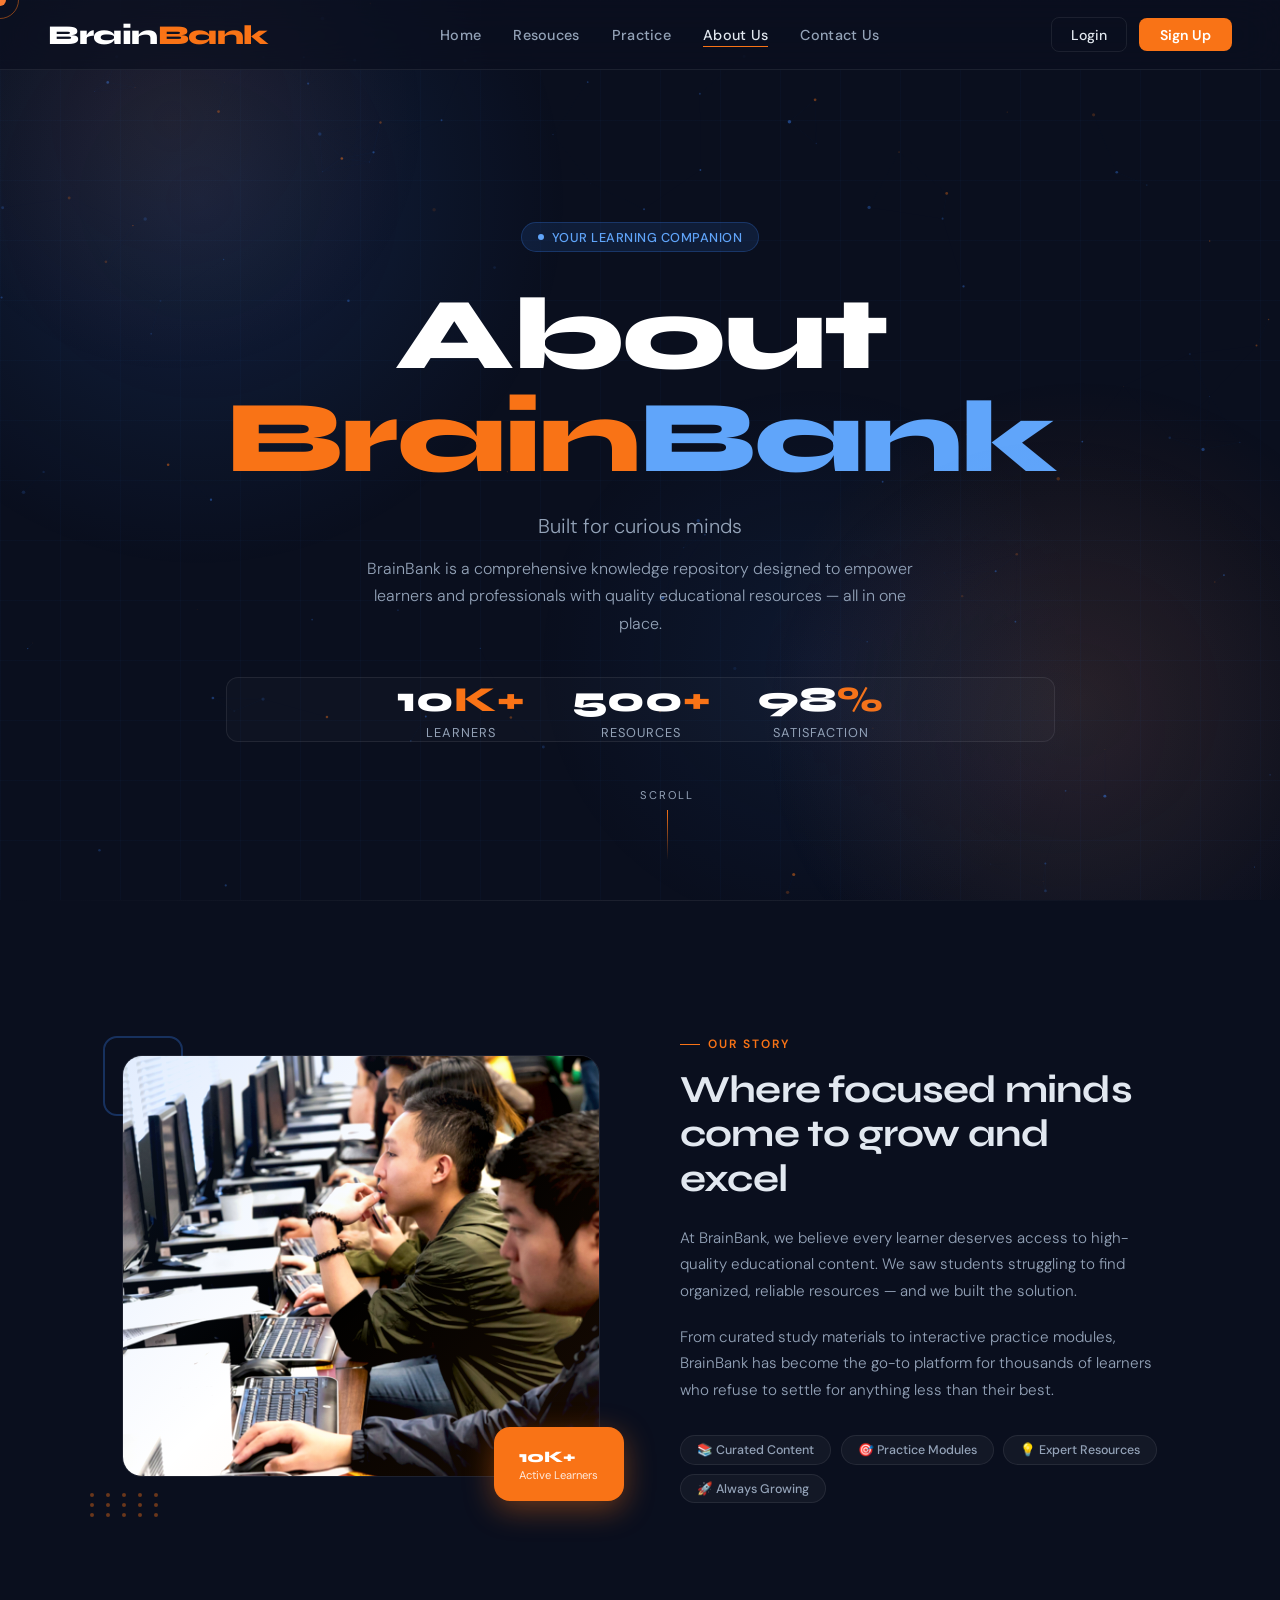
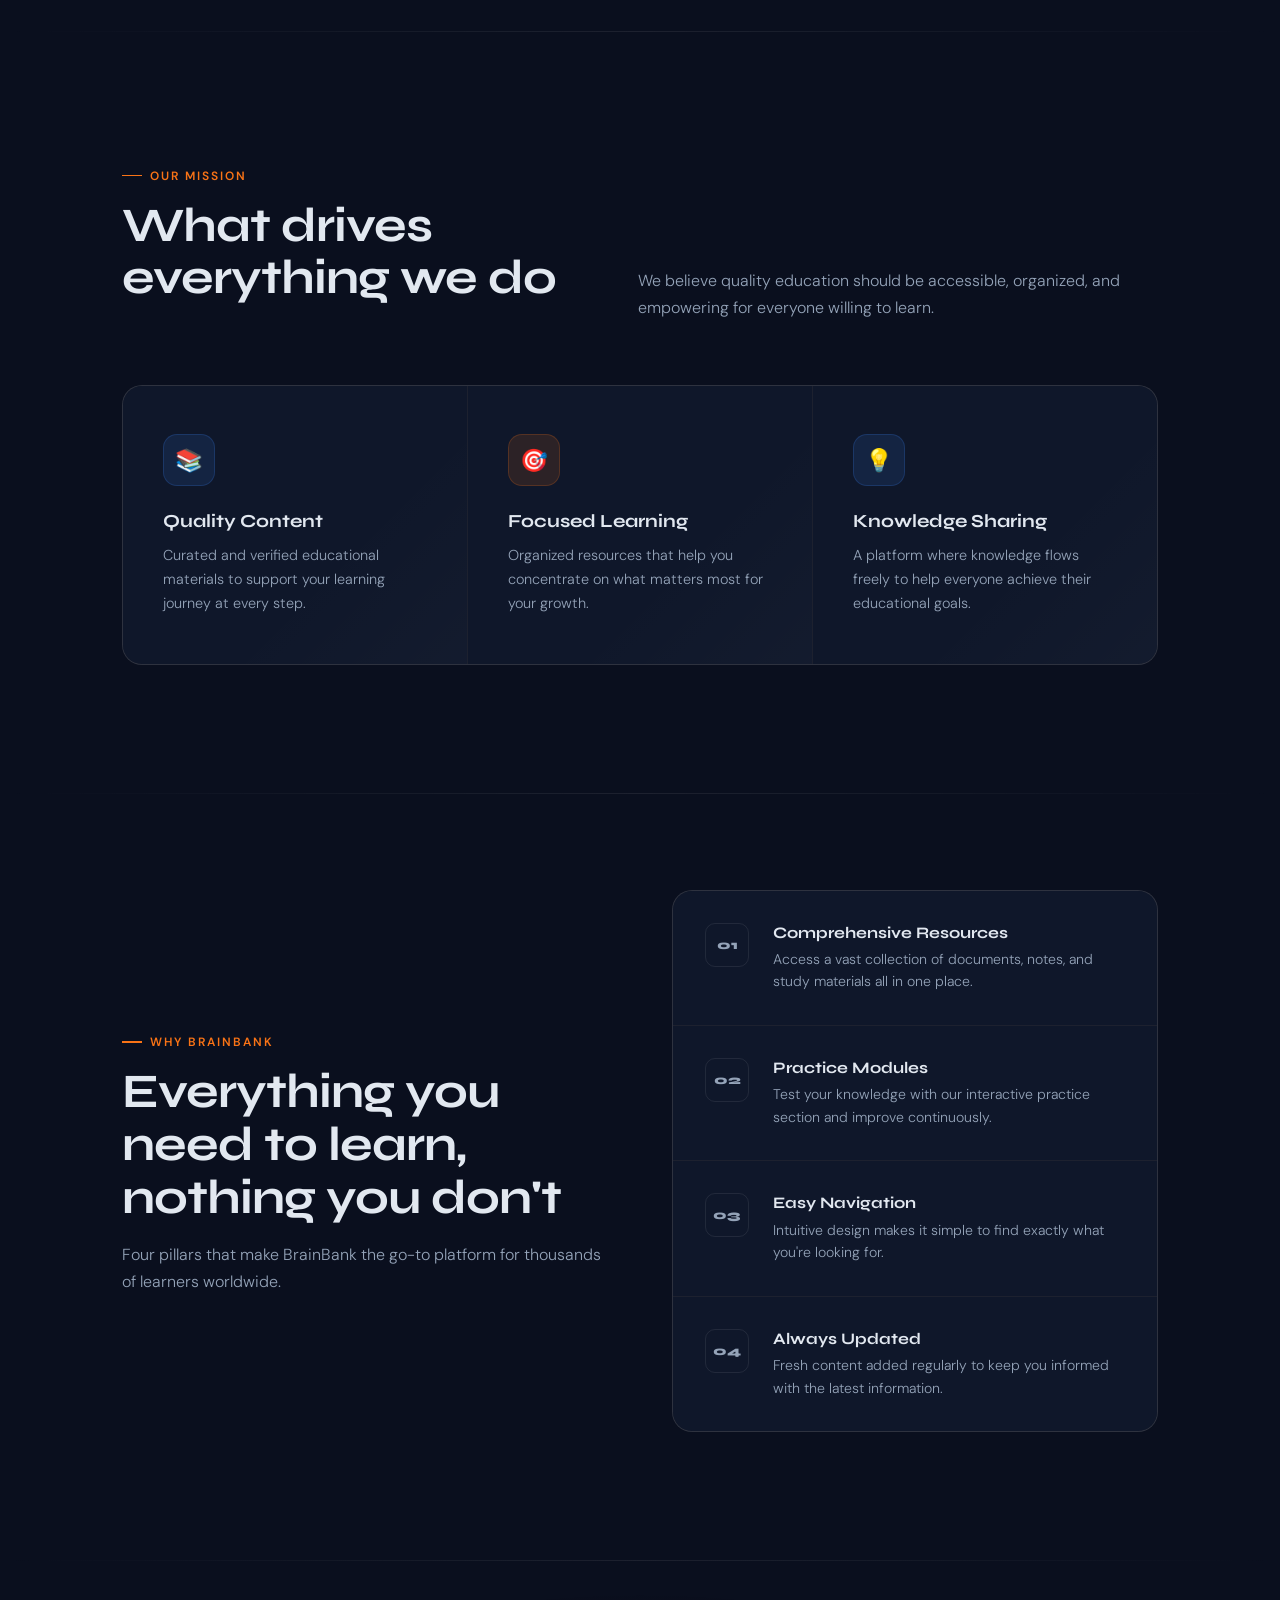
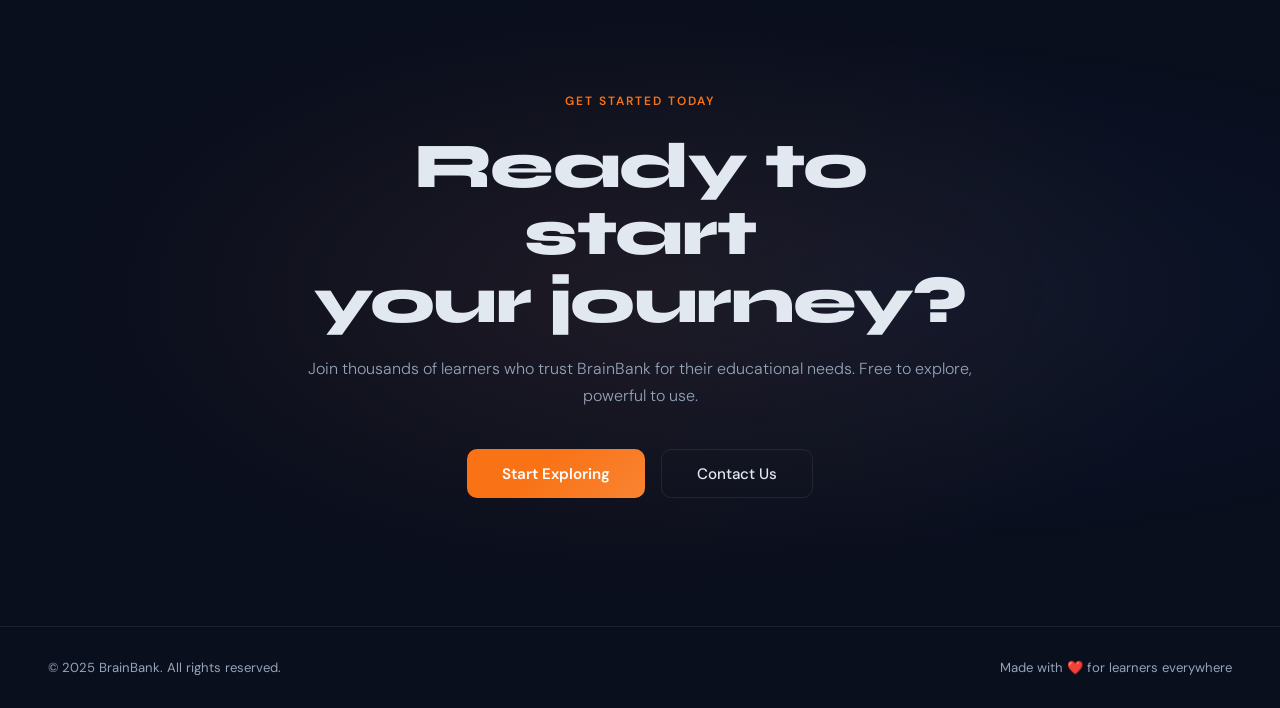
<file: html/aboutPage.html>
<!DOCTYPE html>
<html lang="en">

<head>
    <meta charset="UTF-8">
    <meta name="viewport" content="width=device-width, initial-scale=1.0">
    <title>About Us - BrainBank</title>
    <link
        href="https://fonts.googleapis.com/css2?family=Syne:wght@400;600;700;800&family=DM+Sans:ital,wght@0,300;0,400;0,500;1,300&display=swap"
        rel="stylesheet">
    <link rel="stylesheet" href="../css/style.css">
    <link rel="stylesheet" href="../css/aboutPage.css">
</head>

<body>
    <div class="cursor" id="cursor"></div>
    <div class="cursor-ring" id="cursorRing"></div>
    <div class="mesh-bg">
        <div class="mesh-blob"></div>
    </div>
    <div class="grid-overlay"></div>
    <canvas id="bg-canvas"></canvas>

    <div class="page-wrapper">

        <nav class="navbar" id="navbar">
            <h1 class="headText"><a href="./index.html">Brain<span class="bank">Bank</span></a></h1>
            <div class="nav-pages">
                <ul>
                    <li><a href="./index.html">Home</a></li>
                    <li><a href="./resourcepage.html">Resouces</a></li>
                    <li><a href="./practisePage.html">Practice</a></li>
                    <li><a href="./aboutPage.html" class="active">About Us</a></li>
                    <li><a href="./contactPage.html">Contact Us</a></li>
                </ul>
            </div>
            <div class="nav-actions">
                <button class="btn-login">Login</button>
                <button class="btn-signup">Sign Up</button>
            </div>
        </nav>

        <section class="hero">
            <div class="hero-content">
                <div class="hero-badge"><span class="badge-dot"></span> Your Learning Companion</div>
                <h1 class="hero-title">About<br><span class="hl-orange">Brain</span><span class="hl-blue">Bank</span>
                </h1>
                <p class="hero-subtitle">Built for curious minds</p>
                <p class="hero-description">BrainBank is a comprehensive knowledge repository designed to empower
                    learners and professionals with quality educational resources — all in one place.</p>
                <div class="hero-stats">
                    <div class="stat">
                        <div class="stat-num">10<span>K+</span></div>
                        <div class="stat-label">Learners</div>
                    </div>
                    <div class="stat">
                        <div class="stat-num">500<span>+</span></div>
                        <div class="stat-label">Resources</div>
                    </div>
                    <div class="stat">
                        <div class="stat-num">98<span>%</span></div>
                        <div class="stat-label">Satisfaction</div>
                    </div>
                </div>
            </div>
            <div class="scroll-indicator">
                <span class="scroll-text">Scroll</span>
                <div class="scroll-line"></div>
            </div>
        </section>

        <div class="divider"></div>

        <!-- STORY SECTION WITH IMAGE -->
        <section class="story-section">
            <div class="container">
                <div class="story-grid">
                    <div class="story-image-wrap reveal">
                        <div class="story-accent"></div>
                        <div class="story-image-frame">
                            <img src="../assets/images/aboutUs.png">
                        </div>
                        <div class="story-badge">
                            10K+<span>Active Learners</span>
                        </div>
                        <div class="story-dots">
                            <span></span><span></span><span></span><span></span><span></span>
                            <span></span><span></span><span></span><span></span><span></span>
                            <span></span><span></span><span></span><span></span><span></span>
                        </div>
                    </div>
                    <div class="story-content reveal">
                        <div class="section-label">Our Story</div>
                        <h2>Where focused minds come to grow and excel</h2>
                        <p>At BrainBank, we believe every learner deserves access to high-quality educational content.
                            We saw students struggling to find organized, reliable resources — and we built the
                            solution.</p>
                        <p>From curated study materials to interactive practice modules, BrainBank has become the go-to
                            platform for thousands of learners who refuse to settle for anything less than their best.
                        </p>
                        <div class="story-tags">
                            <span class="story-tag">📚 Curated Content</span>
                            <span class="story-tag">🎯 Practice Modules</span>
                            <span class="story-tag">💡 Expert Resources</span>
                            <span class="story-tag">🚀 Always Growing</span>
                        </div>
                    </div>
                </div>
            </div>
        </section>

        <div class="divider"></div>

        <section class="mission-section">
            <div class="container">
                <div class="mission-top reveal">
                    <div>
                        <div class="section-label">Our Mission</div>
                        <h2 class="section-head">What drives<br>everything we do</h2>
                    </div>
                    <p class="section-sub">We believe quality education should be accessible, organized, and empowering
                        for everyone willing to learn.</p>
                </div>
                <div class="mission-grid reveal">
                    <div class="mission-card">
                        <div class="card-glow"></div>
                        <div class="card-icon icon-blue">📚</div>
                        <h3>Quality Content</h3>
                        <p>Curated and verified educational materials to support your learning journey at every step.
                        </p>
                    </div>
                    <div class="mission-card">
                        <div class="card-glow"></div>
                        <div class="card-icon icon-orange">🎯</div>
                        <h3>Focused Learning</h3>
                        <p>Organized resources that help you concentrate on what matters most for your growth.</p>
                    </div>
                    <div class="mission-card">
                        <div class="card-glow"></div>
                        <div class="card-icon icon-blue">💡</div>
                        <h3>Knowledge Sharing</h3>
                        <p>A platform where knowledge flows freely to help everyone achieve their educational goals.</p>
                    </div>
                </div>
            </div>
        </section>

        <div class="divider"></div>

        <section class="features-section">
            <div class="container">
                <div class="features-layout">
                    <div class="features-left reveal">
                        <div class="section-label">Why BrainBank</div>
                        <h2 class="section-head">Everything you need to learn, nothing you don't</h2>
                        <p class="section-sub" style="margin-top:1rem;">Four pillars that make BrainBank the go-to
                            platform for thousands of learners worldwide.</p>
                    </div>
                    <div class="features-right reveal">
                        <div class="feature-item">
                            <div class="feature-num-box">01</div>
                            <div>
                                <h3>Comprehensive Resources</h3>
                                <p>Access a vast collection of documents, notes, and study materials all in one place.
                                </p>
                            </div>
                        </div>
                        <div class="feature-item">
                            <div class="feature-num-box">02</div>
                            <div>
                                <h3>Practice Modules</h3>
                                <p>Test your knowledge with our interactive practice section and improve continuously.
                                </p>
                            </div>
                        </div>
                        <div class="feature-item">
                            <div class="feature-num-box">03</div>
                            <div>
                                <h3>Easy Navigation</h3>
                                <p>Intuitive design makes it simple to find exactly what you're looking for.</p>
                            </div>
                        </div>
                        <div class="feature-item">
                            <div class="feature-num-box">04</div>
                            <div>
                                <h3>Always Updated</h3>
                                <p>Fresh content added regularly to keep you informed with the latest information.</p>
                            </div>
                        </div>
                    </div>
                </div>
            </div>
        </section>

        <div class="divider"></div>

        <section class="cta-section">
            <div class="cta-inner reveal">
                <div class="cta-tag">Get Started Today</div>
                <h2 class="cta-title">Ready to start<br>your journey?</h2>
                <p class="cta-desc">Join thousands of learners who trust BrainBank for their educational needs. Free to
                    explore, powerful to use.</p>
                <div class="cta-buttons">
                    <button class="cta-primary">Start Exploring</button>
                    <button class="cta-secondary">Contact Us</button>
                </div>
            </div>
        </section>

        <footer>
            <p>© 2025 BrainBank. All rights reserved.</p>
            <p>Made with ❤️ for learners everywhere</p>
        </footer>
    </div>

    <script src="../js/about.js"></script>
    <script src="../js/cursor.js"></script>
</body>

</html>
</file>
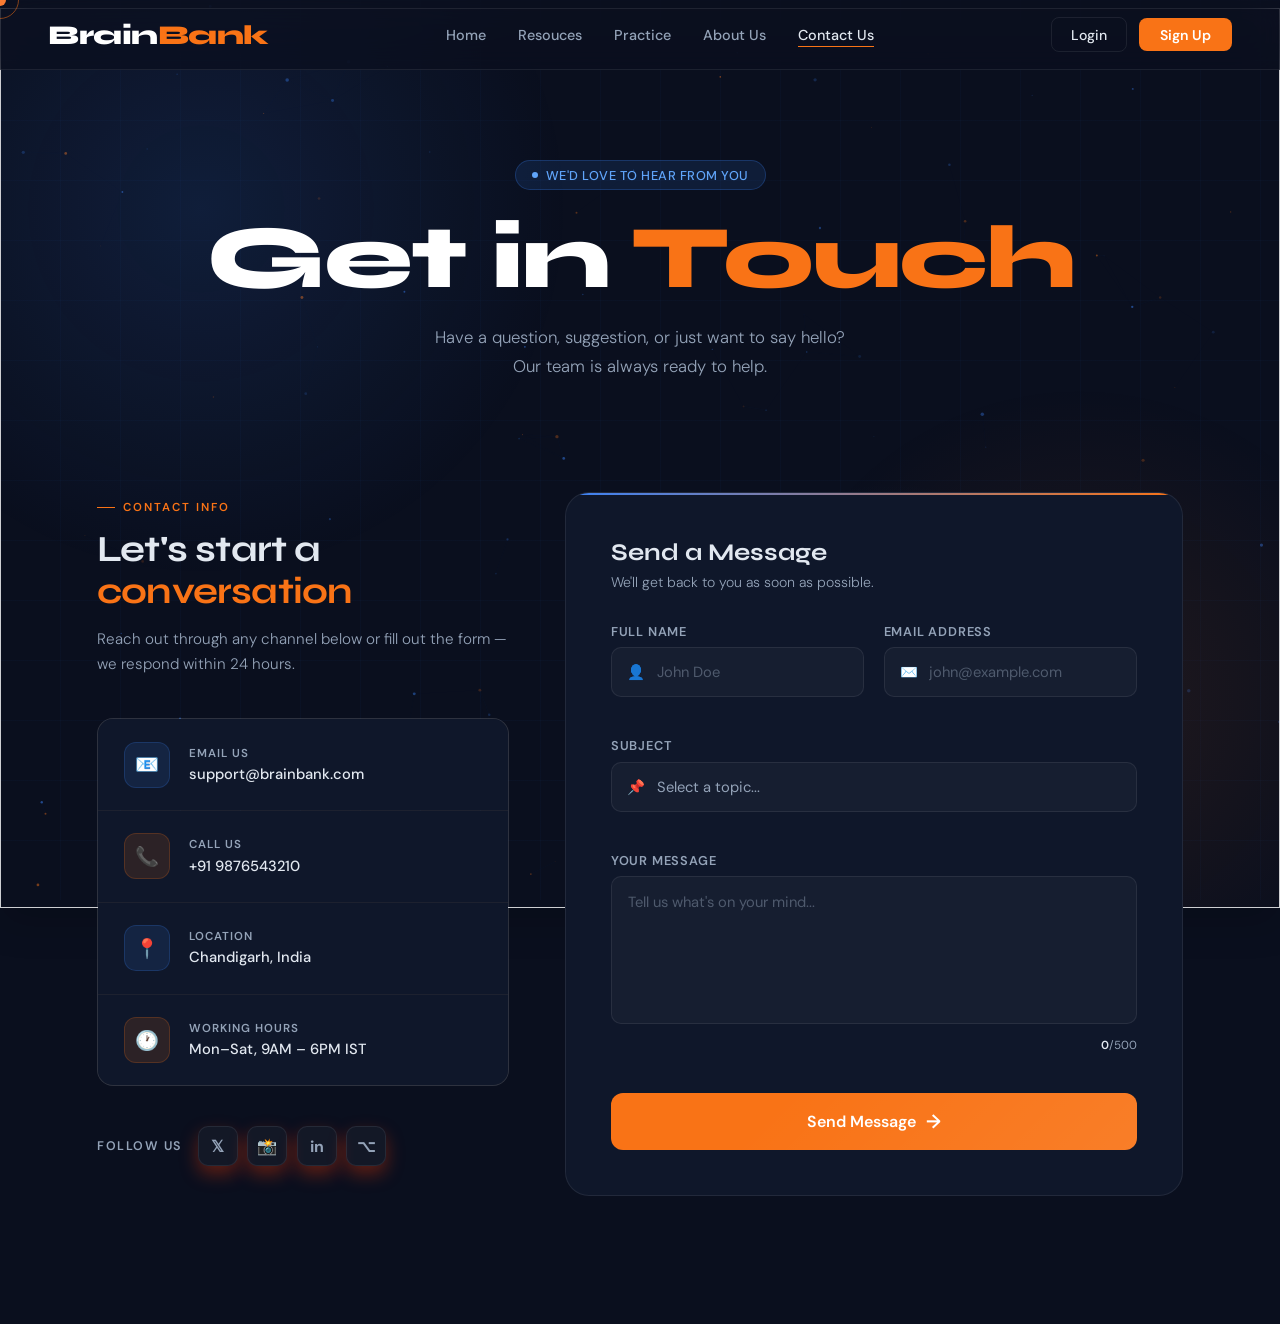
<file: html/contactPage.html>
<!DOCTYPE html>
<html lang="en">
<head>
  <meta charset="UTF-8">
  <meta name="viewport" content="width=device-width, initial-scale=1.0">
  <title>Contact Us - BrainBank</title>
  <link href="https://fonts.googleapis.com/css2?family=Syne:wght@400;600;700;800&family=DM+Sans:ital,wght@0,300;0,400;0,500;1,300&display=swap" rel="stylesheet">
  <link rel="stylesheet" href="../css/style.css">
  <link rel="stylesheet" href="../css/contactPage.css">
</head>
<body>
  <div class="cursor" id="cursor"></div>
  <div class="cursor-ring" id="cursorRing"></div>

  <div class="mesh-bg"><div class="mesh-blob"></div></div>
  <div class="grid-overlay"></div>
  <canvas id="bg-canvas"></canvas>

  <nav class="navbar" id="navbar">
    <h1 class="headText"><a href="./index.html">Brain<span class="bank">Bank</span></a></h1>
    <div class="nav-pages">
      <ul>
        <li><a href="./index.html">Home</a></li>
        <li><a href="./resourcepage.html">Resouces</a></li>
        <li><a href="./practisePage.html">Practice</a></li>
        <li><a href="./aboutPage.html">About Us</a></li>
        <li><a href="./contactPage.html" class="active">Contact Us</a></li>
      </ul>
    </div>
    <div class="nav-actions">
      <button class="btn-login">Login</button>
      <button class="btn-signup">Sign Up</button>
    </div>
  </nav>

  <div class="page-wrapper">

    <section class="contact-hero">
      <div class="hero-badge"><span class="badge-dot"></span> We'd love to hear from you</div>
      <h1 class="hero-title">Get in <span class="hl-orange">Touch</span></h1>
      <p class="hero-sub">Have a question, suggestion, or just want to say hello?<br>Our team is always ready to help.</p>
    </section>

    <section class="contact-section">
      <div class="container">

        <div class="contact-info reveal">
          <div class="info-header">
            <div class="section-label">Contact Info</div>
            <h2>Let's start a <span class="hl-orange">conversation</span></h2>
            <p class="info-desc">Reach out through any channel below or fill out the form — we respond within 24 hours.</p>
          </div>

          <div class="info-cards">
            <div class="info-card">
              <div class="info-icon icon-blue">📧</div>
              <div>
                <div class="info-label">Email Us</div>
                <div class="info-value">support@brainbank.com</div>
              </div>
            </div>
            <div class="info-card">
              <div class="info-icon icon-orange">📞</div>
              <div>
                <div class="info-label">Call Us</div>
                <div class="info-value">+91 9876543210</div>
              </div>
            </div>
            <div class="info-card">
              <div class="info-icon icon-blue">📍</div>
              <div>
                <div class="info-label">Location</div>
                <div class="info-value">Chandigarh, India</div>
              </div>
            </div>
            <div class="info-card">
              <div class="info-icon icon-orange">🕐</div>
              <div>
                <div class="info-label">Working Hours</div>
                <div class="info-value">Mon–Sat, 9AM – 6PM IST</div>
              </div>
            </div>
          </div>

          <div class="social-row">
            <span class="social-label">Follow Us</span>
            <div class="socials">
              <a href="#" class="social-btn" aria-label="Twitter">𝕏</a>
              <a href="#" class="social-btn" aria-label="Instagram">📸</a>
              <a href="#" class="social-btn" aria-label="LinkedIn">in</a>
              <a href="#" class="social-btn" aria-label="GitHub">⌥</a>
            </div>
          </div>
        </div>

        <div class="contact-form-wrap reveal">
          <div class="form-card">
            <div class="form-header">
              <h3>Send a Message</h3>
              <p>We'll get back to you as soon as possible.</p>
            </div>

            <form id="contactForm" novalidate>
              <div class="form-row">
                <div class="field-group">
                  <label for="name">Full Name</label>
                  <div class="input-wrap">
                    <span class="input-icon">👤</span>
                    <input type="text" id="name" placeholder="John Doe" required autocomplete="off">
                  </div>
                  <span class="field-error" id="nameError"></span>
                </div>
                <div class="field-group">
                  <label for="email">Email Address</label>
                  <div class="input-wrap">
                    <span class="input-icon">✉️</span>
                    <input type="email" id="email" placeholder="john@example.com" required autocomplete="off">
                  </div>
                  <span class="field-error" id="emailError"></span>
                </div>
              </div>

              <div class="field-group">
                <label for="subject">Subject</label>
                <div class="input-wrap">
                  <span class="input-icon">📌</span>
                  <select id="subject" required>
                    <option value="" disabled selected>Select a topic...</option>
                    <option value="general">General Inquiry</option>
                    <option value="support">Technical Support</option>
                    <option value="feedback">Feedback</option>
                    <option value="partnership">Partnership</option>
                    <option value="other">Other</option>
                  </select>
                </div>
                <span class="field-error" id="subjectError"></span>
              </div>

              <div class="field-group">
                <label for="message">Your Message</label>
                <div class="input-wrap textarea-wrap">
                  <textarea id="message" placeholder="Tell us what's on your mind..." rows="5" required maxlength="500"></textarea>
                </div>
                <div class="char-count"><span id="charCount">0</span>/500</div>
                <span class="field-error" id="messageError"></span>
              </div>

              <button type="submit" class="submit-btn" id="submitBtn">
                <span class="btn-text">Send Message</span>
                <span class="btn-icon">→</span>
                <span class="btn-loader" id="btnLoader"></span>
              </button>
            </form>

            <div class="success-state" id="successState">
              <div class="success-icon">✓</div>
              <h4>Message Sent!</h4>
              <p>Thanks for reaching out. We'll get back to you within 24 hours.</p>
              <button class="reset-btn" id="resetBtn">Send Another</button>
            </div>
          </div>
        </div>
      </div>
    </section>

  </div>

  <script src="../js/contact.js"></script>
  <script src="../js/cursor.js"></script>
</body>
</html>
</file>
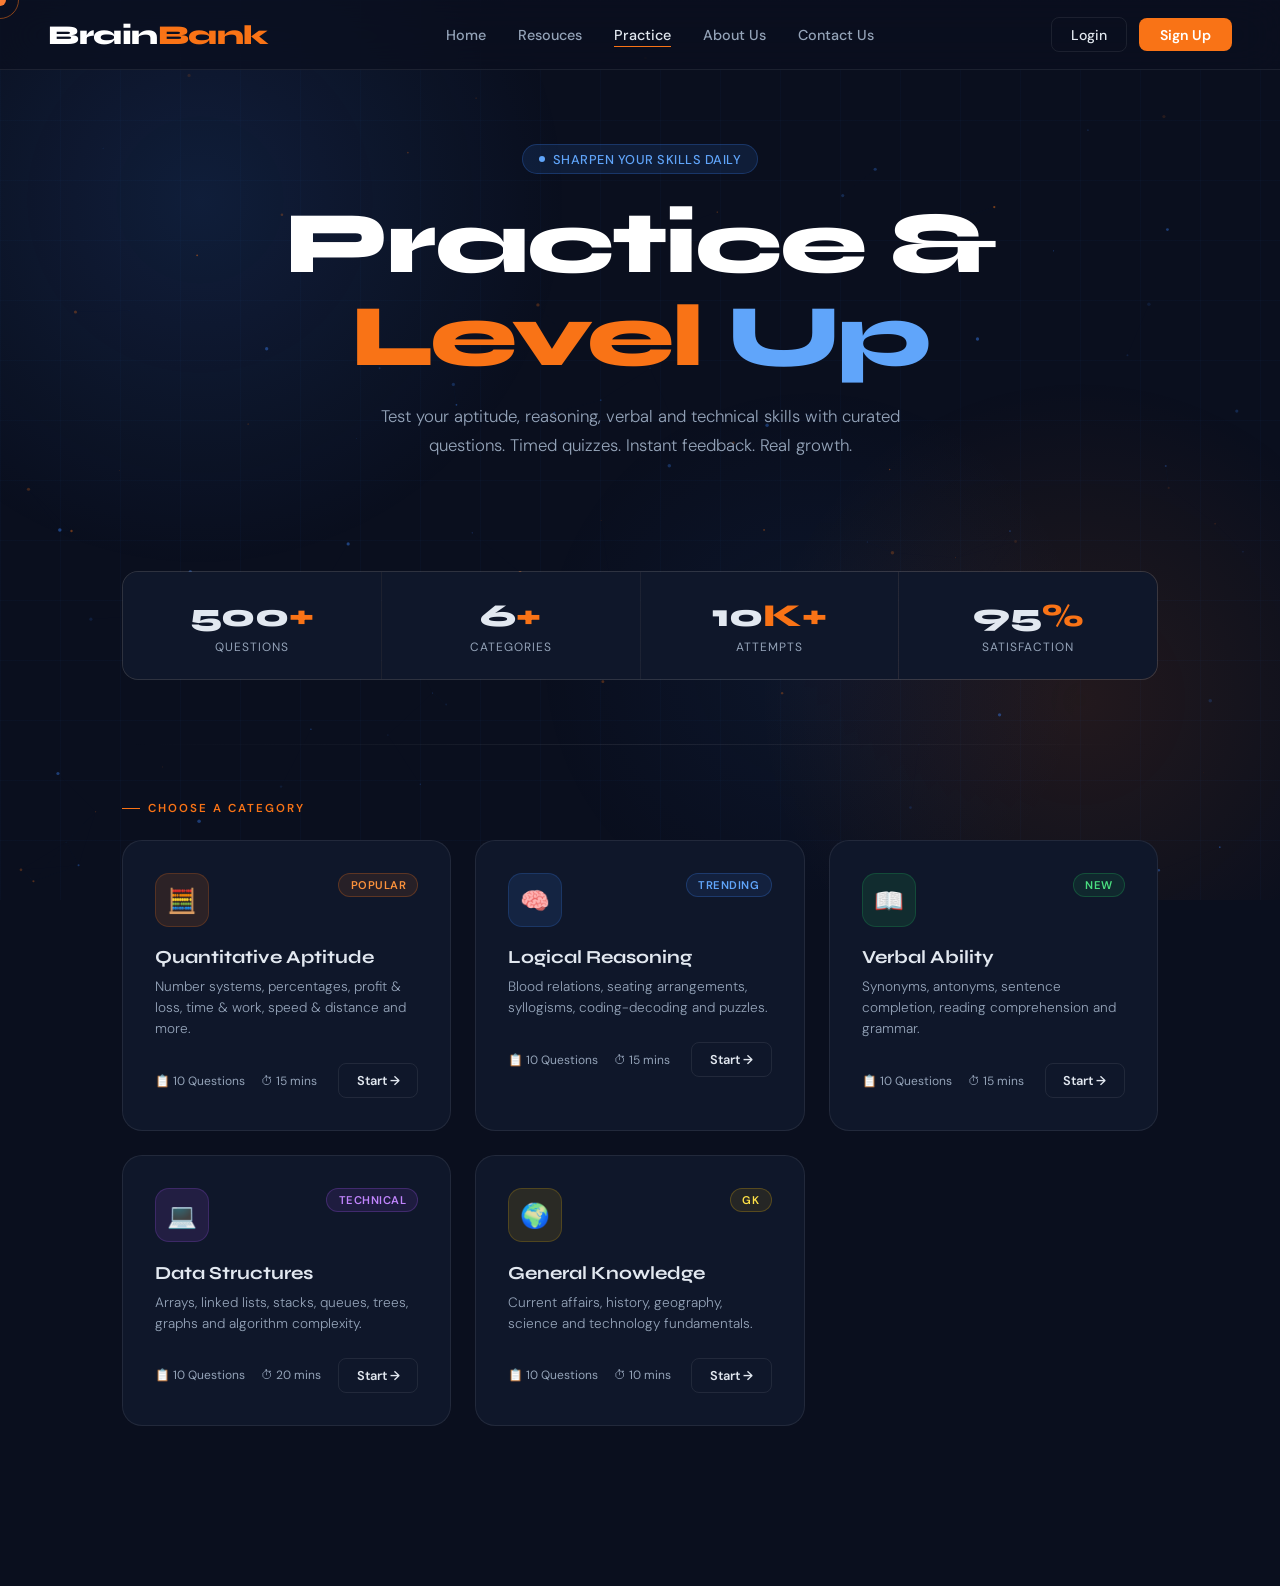
<file: html/practisePage.html>
<!DOCTYPE html>
<html lang="en">

<head>
    <meta charset="UTF-8">
    <meta name="viewport" content="width=device-width, initial-scale=1.0">
    <title>Practise - BrainBank</title>
    <link
    href="https://fonts.googleapis.com/css2?family=Syne:wght@400;600;700;800&family=DM+Sans:ital,wght@0,300;0,400;0,500;1,300&display=swap"
    rel="stylesheet">
    <link rel="stylesheet" href="../css/style.css">
    <link rel="stylesheet" href="../css/practisePage.css">
</head>

<body>
    <div class="cursor" id="cursor"></div>
    <div class="cursor-ring" id="cursorRing"></div>
    <div class="mesh-bg">
        <div class="mesh-blob"></div>
    </div>
    <div class="grid-overlay"></div>
    <canvas id="bg-canvas"></canvas>

    <div class="page-wrapper">

        <!-- NAVBAR -->
        <nav class="navbar" id="navbar">
            <h1 class="headText"><a href="/">Brain<span class="bank">Bank</span></a></h1>
            <div class="nav-pages">
                <ul>
                    <li><a href="./index.html">Home</a></li>
                    <li><a href="./resourcepage.html">Resouces</a></li>
                    <li><a href="./practisePage.html" class="active">Practice</a></li>
                    <li><a href="./aboutPage.html">About Us</a></li>
                    <li><a href="./contactPage.html">Contact Us</a></li>
                </ul>
                </ul>
            </div>
            <div class="nav-actions">
                <button class="btn-login">Login</button>
                <button class="btn-signup">Sign Up</button>
            </div>
        </nav>

        <!-- HERO -->
        <section class="practice-hero">
            <div class="hero-badge"><span class="badge-dot"></span> Sharpen your skills daily</div>
            <h1 class="hero-title">Practice &<br><span class="hl-orange">Level</span> <span class="hl-blue">Up</span>
            </h1>
            <p class="hero-sub">Test your aptitude, reasoning, verbal and technical skills with curated questions. Timed
                quizzes. Instant feedback. Real growth.</p>
        </section>

        <!-- MAIN -->
        <div class="categories-section">

            <!-- STATS -->
            <div class="stats-bar reveal">
                <div class="stat-cell">
                    <div class="stat-num">500<span>+</span></div>
                    <div class="stat-label">Questions</div>
                </div>
                <div class="stat-cell">
                    <div class="stat-num">6<span>+</span></div>
                    <div class="stat-label">Categories</div>
                </div>
                <div class="stat-cell">
                    <div class="stat-num">10<span>K+</span></div>
                    <div class="stat-label">Attempts</div>
                </div>
                <div class="stat-cell">
                    <div class="stat-num">95<span>%</span></div>
                    <div class="stat-label">Satisfaction</div>
                </div>
            </div>

            <div class="page-divider"></div>

            <!-- CATEGORIES -->
            <div class="section-label reveal">Choose a Category</div>
            <div class="cat-grid" id="categoryGrid">

                <div class="cat-card reveal" data-color="orange" data-cat="aptitude" style="animation-delay:0.1s">
                    <div class="cat-top">
                        <div class="cat-icon orange">🧮</div>
                        <span class="cat-badge orange">Popular</span>
                    </div>
                    <div class="cat-title">Quantitative Aptitude</div>
                    <div class="cat-desc">Number systems, percentages, profit & loss, time & work, speed & distance and
                        more.</div>
                    <div class="cat-footer">
                        <div class="cat-meta">
                            <span>📋 10 Questions</span>
                            <span>⏱ 15 mins</span>
                        </div>
                        <button class="start-btn" onclick="startQuiz('aptitude')">Start →</button>
                    </div>
                </div>

                <div class="cat-card reveal" data-color="blue" data-cat="reasoning" style="animation-delay:0.2s">
                    <div class="cat-top">
                        <div class="cat-icon blue">🧠</div>
                        <span class="cat-badge blue">Trending</span>
                    </div>
                    <div class="cat-title">Logical Reasoning</div>
                    <div class="cat-desc">Blood relations, seating arrangements, syllogisms, coding-decoding and
                        puzzles.</div>
                    <div class="cat-footer">
                        <div class="cat-meta">
                            <span>📋 10 Questions</span>
                            <span>⏱ 15 mins</span>
                        </div>
                        <button class="start-btn" onclick="startQuiz('reasoning')">Start →</button>
                    </div>
                </div>

                <div class="cat-card reveal" data-color="green" data-cat="verbal" style="animation-delay:0.3s">
                    <div class="cat-top">
                        <div class="cat-icon green">📖</div>
                        <span class="cat-badge green">New</span>
                    </div>
                    <div class="cat-title">Verbal Ability</div>
                    <div class="cat-desc">Synonyms, antonyms, sentence completion, reading comprehension and grammar.
                    </div>
                    <div class="cat-footer">
                        <div class="cat-meta">
                            <span>📋 10 Questions</span>
                            <span>⏱ 15 mins</span>
                        </div>
                        <button class="start-btn" onclick="startQuiz('verbal')">Start →</button>
                    </div>
                </div>

                <div class="cat-card reveal" data-color="purple" data-cat="ds" style="animation-delay:0.4s">
                    <div class="cat-top">
                        <div class="cat-icon purple">💻</div>
                        <span class="cat-badge purple">Technical</span>
                    </div>
                    <div class="cat-title">Data Structures</div>
                    <div class="cat-desc">Arrays, linked lists, stacks, queues, trees, graphs and algorithm complexity.
                    </div>
                    <div class="cat-footer">
                        <div class="cat-meta">
                            <span>📋 10 Questions</span>
                            <span>⏱ 20 mins</span>
                        </div>
                        <button class="start-btn" onclick="startQuiz('ds')">Start →</button>
                    </div>
                </div>

                <div class="cat-card reveal" data-color="yellow" data-cat="general" style="animation-delay:0.5s">
                    <div class="cat-top">
                        <div class="cat-icon yellow">🌍</div>
                        <span class="cat-badge yellow">GK</span>
                    </div>
                    <div class="cat-title">General Knowledge</div>
                    <div class="cat-desc">Current affairs, history, geography, science and technology fundamentals.
                    </div>
                    <div class="cat-footer">
                        <div class="cat-meta">
                            <span>📋 10 Questions</span>
                            <span>⏱ 10 mins</span>
                        </div>
                        <button class="start-btn" onclick="startQuiz('general')">Start →</button>
                    </div>
                </div>

                <div class="cat-card reveal" data-color="rose" data-cat="dbms" style="animation-delay:0.6s">
                    <div class="cat-top">
                        <div class="cat-icon rose">🗄️</div>
                        <span class="cat-badge rose">Technical</span>
                    </div>
                    <div class="cat-title">DBMS & SQL</div>
                    <div class="cat-desc">Normalization, ER diagrams, SQL queries, transactions, joins and indexing.
                    </div>
                    <div class="cat-footer">
                        <div class="cat-meta">
                            <span>📋 10 Questions</span>
                            <span>⏱ 20 mins</span>
                        </div>
                        <button class="start-btn" onclick="startQuiz('dbms')">Start →</button>
                    </div>
                </div>

            </div>
        </div>
    </div>

    <!-- ══════════════════════════════
     QUIZ MODAL
══════════════════════════════ -->
    <div class="quiz-overlay" id="quizOverlay">
        <div class="quiz-modal" id="quizModal">
            <div class="quiz-bar"></div>

            <!-- QUESTION VIEW -->
            <div id="quizView">
                <div class="quiz-header">
                    <div class="quiz-cat-info">
                        <div class="quiz-cat-icon" id="quizCatIcon"></div>
                        <div class="quiz-cat-name" id="quizCatName"></div>
                    </div>
                    <div class="quiz-controls">
                        <div class="quiz-timer" id="quizTimer">⏱ 15:00</div>
                        <button class="close-quiz" onclick="closeQuiz()">✕</button>
                    </div>
                </div>

                <div class="quiz-progress-wrap">
                    <div class="progress-row">
                        <span class="progress-label" id="progressLabel">Question 1 of 10</span>
                        <span class="progress-label" id="scoreLabel">Score: 0</span>
                    </div>
                    <div class="progress-track">
                        <div class="progress-fill" id="progressFill" style="width:10%"></div>
                    </div>
                </div>

                <div class="quiz-body">
                    <div class="q-number" id="qNumber">Question 01</div>
                    <div class="q-text" id="qText"></div>
                    <div class="options-grid" id="optionsGrid"></div>
                    <div class="explanation-box" id="explanationBox">
                        <div class="exp-label">💡 Explanation</div>
                        <div class="exp-text" id="expText"></div>
                    </div>
                </div>

                <div class="quiz-footer">
                    <div class="q-dots" id="qDots"></div>
                    <button class="next-btn" id="nextBtn" onclick="nextQuestion()" disabled>Next →</button>
                </div>
            </div>

            <!-- RESULTS VIEW -->
            <div class="results-screen" id="resultsView">
                <div class="results-circle" id="resultsCircle">
                    <svg width="120" height="120" viewBox="0 0 120 120">
                        <circle cx="60" cy="60" r="52" fill="none" stroke="var(--dark-3)" stroke-width="8" />
                        <circle cx="60" cy="60" r="52" fill="none" stroke="url(#scoreGrad)" stroke-width="8"
                            stroke-linecap="round" id="scoreArc" stroke-dasharray="326.7" stroke-dashoffset="326.7" />
                        <defs>
                            <linearGradient id="scoreGrad" x1="0%" y1="0%" x2="100%" y2="0%">
                                <stop offset="0%" stop-color="#3B82F6" />
                                <stop offset="100%" stop-color="#F97316" />
                            </linearGradient>
                        </defs>
                    </svg>
                    <div class="results-score-num" id="resultsPct">0%</div>
                    <div class="results-score-label">Score</div>
                </div>
                <div class="results-title" id="resultsTitle">Well Done!</div>
                <div class="results-sub" id="resultsSub">Keep practicing to improve your score</div>
                <div class="results-stats">
                    <div class="results-stat">
                        <div class="results-stat-num" id="resCorrect" style="color:var(--green)">0</div>
                        <div class="results-stat-label">Correct</div>
                    </div>
                    <div class="results-stat">
                        <div class="results-stat-num" id="resWrong" style="color:var(--red)">0</div>
                        <div class="results-stat-label">Wrong</div>
                    </div>
                    <div class="results-stat">
                        <div class="results-stat-num" id="resTime" style="color:var(--blue-light)">0s</div>
                        <div class="results-stat-label">Time Taken</div>
                    </div>
                </div>
                <div class="results-actions">
                    <button class="btn-retry" id="retryBtn">↺ Try Again</button>
                    <button class="btn-home" onclick="closeQuiz()">← Back to Categories</button>
                </div>
            </div>

        </div>
    </div>

    <script src="../js/practise.js"></script>
    <script src="../js/cursor.js"></script>
</body>

</html>
</file>
<file: css/style.css>
:root {
    --orange: #F97316;
    --orange-light: #FB923C;
    --orange-dim: rgba(249, 115, 22, 0.12);
    --blue: #3B82F6;
    --blue-light: #60A5FA;
    --blue-dim: rgba(59, 130, 246, 0.12);
    --dark: #060B18;
    --dark-2: #0A1020;
    --dark-3: #0F172A;
    --dark-4: #1E293B;
    --text: #E2E8F0;
    --muted: #94A3B8;
    --subtle: #475569;
    --glass: rgba(255, 255, 255, 0.03);
    --glass-border: rgba(255, 255, 255, 0.07);
    --glow-orange: 0 0 40px rgba(249, 115, 22, 0.25);
    --glow-blue: 0 0 40px rgba(59, 130, 246, 0.2);
}

*,
*::before,
*::after {
    box-sizing: border-box;
    margin: 0;
    padding: 0;
}

html {
    scroll-behavior: smooth;
}

body {
    font-family: 'DM Sans', sans-serif;
    background: var(--dark);
    color: var(--text);
    overflow-x: hidden;
    cursor: none;
}

/* ── CUSTOM CURSOR ── */
.cursor {
    position: fixed;
    width: 12px;
    height: 12px;
    background: var(--orange);
    border-radius: 50%;
    pointer-events: none;
    z-index: 9999;
    transform: translate(-50%, -50%);
    transition: width 0.2s, height 0.2s, background 0.2s;
    mix-blend-mode: screen;
}

.cursor-ring {
    position: fixed;
    width: 38px;
    height: 38px;
    border: 1.5px solid rgba(249, 115, 22, 0.5);
    border-radius: 50%;
    pointer-events: none;
    z-index: 9998;
    transform: translate(-50%, -50%);
    transition: width 0.3s, height 0.3s, border-color 0.3s;
    transition-delay: 0.04s;
}

body:has(a:hover) .cursor,
.cursor.hovered {
    width: 20px;
    height: 20px;
    background: var(--orange-light);
}

body:has(a:hover) .cursor-ring,
.cursor-ring.hovered {
    width: 55px;
    height: 55px;
    border-color: var(--orange);
}

/* ── THREE.JS CANVAS ── */
#three-canvas {
    position: fixed;
    top: 0;
    left: 0;
    width: 100%;
    height: 100%;
    z-index: 0;
    pointer-events: none;
}

/* ── NOISE ── */
.noise {
    position: fixed;
    inset: 0;
    z-index: 1;
    pointer-events: none;
    opacity: 0.035;
    background-image: url("data:image/svg+xml,%3Csvg viewBox='0 0 256 256' xmlns='http://www.w3.org/2000/svg'%3E%3Cfilter id='noise'%3E%3CfeTurbulence type='fractalNoise' baseFrequency='0.9' numOctaves='4' stitchTiles='stitch'/%3E%3C/filter%3E%3Crect width='100%25' height='100%25' filter='url(%23noise)'/%3E%3C/svg%3E");
    background-size: 200px 200px;
}

/* ── GRID ── */
.grid-bg {
    position: fixed;
    inset: 0;
    z-index: 1;
    pointer-events: none;
    background-image:
        linear-gradient(rgba(59, 130, 246, 0.04) 1px, transparent 1px),
        linear-gradient(90deg, rgba(59, 130, 246, 0.04) 1px, transparent 1px);
    background-size: 70px 70px;
}

/* ── PAGE WRAPPER ── */
.page {
    position: relative;
    z-index: 2;
}

/* ── NAVBAR ── */
.navbar {
    position: fixed;
    top: 0;
    left: 0;
    right: 0;
    z-index: 100;
    display: flex;
    align-items: center;
    justify-content: space-between;
    padding: 0 3rem;
    height: 68px;
    transition: all 0.4s;
}

.navbar.scrolled {
    background: rgba(6, 11, 24, 0.9);
    backdrop-filter: blur(24px);
    border-bottom: 1px solid var(--glass-border);
    box-shadow: 0 4px 40px rgba(0, 0, 0, 0.4);
}

.logo {
    font-family: 'Syne', sans-serif;
    font-size: 1.6rem;
    font-weight: 800;
    color: #fff;
    text-decoration: none;
    letter-spacing: -0.5px;
    flex-shrink: 0;
}

.logo .bank {
    color: var(--orange);
}

.nav-links {
    display: flex;
    gap: 2rem;
    list-style: none;
}

.nav-links a {
    text-decoration: none;
    color: var(--muted);
    font-size: 0.88rem;
    font-weight: 500;
    transition: color 0.2s;
    position: relative;
    white-space: nowrap;
}

.nav-links a::after {
    content: '';
    position: absolute;
    bottom: -3px;
    left: 0;
    width: 0;
    height: 1.5px;
    background: var(--orange);
    transition: width 0.3s;
}

.nav-links a:hover {
    color: var(--text);
}

.nav-links a:hover::after {
    width: 100%;
}

.nav-actions {
    display: flex;
    gap: 0.65rem;
    align-items: center;
    flex-shrink: 0;
}

.btn-ghost {
    background: transparent;
    border: 1px solid var(--glass-border);
    color: var(--text);
    padding: 0.45rem 1.1rem;
    border-radius: 8px;
    font-family: 'DM Sans', sans-serif;
    font-size: 0.85rem;
    font-weight: 500;
    cursor: none;
    transition: all 0.2s;
    white-space: nowrap;
}

.btn-ghost:hover {
    border-color: rgba(255, 255, 255, 0.2);
    background: var(--glass);
}

.btn-glow {
    background: var(--orange);
    border: none;
    color: #fff;
    padding: 0.45rem 1.2rem;
    border-radius: 8px;
    font-family: 'DM Sans', sans-serif;
    font-size: 0.85rem;
    font-weight: 700;
    cursor: none;
    transition: all 0.25s;
    position: relative;
    overflow: hidden;
    white-space: nowrap;
}

.btn-glow::before {
    content: '';
    position: absolute;
    inset: 0;
    background: linear-gradient(135deg, transparent 30%, rgba(255, 255, 255, 0.15));
    pointer-events: none;
}

.btn-glow:hover {
    background: var(--orange-light);
    box-shadow: 0 6px 20px rgba(249, 115, 22, 0.5);
    transform: translateY(-1px);
}

/* ══════════════════════════════
   HERO
══════════════════════════════ */
.hero {
    min-height: 100vh;
    display: flex;
    align-items: center;
    padding: 6rem 3rem 4rem;
    position: relative;
    overflow: hidden;
}

.hero::before {
    content: '';
    position: absolute;
    top: -20%;
    left: -10%;
    width: 600px;
    height: 600px;
    background: radial-gradient(circle, rgba(249, 115, 22, 0.08) 0%, transparent 60%);
    pointer-events: none;
    animation: pulseBlob 8s ease-in-out infinite alternate;
}

.hero::after {
    content: '';
    position: absolute;
    bottom: -20%;
    right: -10%;
    width: 700px;
    height: 700px;
    background: radial-gradient(circle, rgba(59, 130, 246, 0.07) 0%, transparent 60%);
    pointer-events: none;
    animation: pulseBlob 11s ease-in-out infinite alternate-reverse;
}

@keyframes pulseBlob {
    from {
        transform: scale(1) translate(0, 0);
    }

    to {
        transform: scale(1.15) translate(30px, -20px);
    }
}

.hero-inner {
    max-width: 1200px;
    margin: 0 auto;
    width: 100%;
    display: grid;
    grid-template-columns: 1fr 1fr;
    gap: 5rem;
    align-items: center;
}

/* ── HERO LEFT ── */
.hero-left {
    display: flex;
    flex-direction: column;
    align-items: flex-start;
}

.hero-pill {
    display: inline-flex;
    align-items: center;
    gap: 0.5rem;
    background: rgba(249, 115, 22, 0.1);
    border: 1px solid rgba(249, 115, 22, 0.25);
    border-radius: 100px;
    padding: 0.35rem 0.9rem;
    font-size: 0.72rem;
    font-weight: 600;
    color: var(--orange-light);
    text-transform: uppercase;
    letter-spacing: 0.8px;
    margin-bottom: 1.4rem;
    opacity: 0;
}

.pill-dot {
    width: 6px;
    height: 6px;
    background: var(--orange);
    border-radius: 50%;
    animation: pulse2 1.8s ease-in-out infinite;
    flex-shrink: 0;
}

@keyframes pulse2 {

    0%,
    100% {
        box-shadow: 0 0 0 0 rgba(249, 115, 22, 0.6);
    }

    50% {
        box-shadow: 0 0 0 6px rgba(249, 115, 22, 0);
    }
}

/* ── HERO TITLE — clean 2-line, moderate size ── */
.hero-title {
    font-family: 'Syne', sans-serif;
    font-size: clamp(2rem, 3.2vw, 3rem);
    font-weight: 800;
    letter-spacing: -0.8px;
    line-height: 1.2;
    margin-bottom: 1rem;
    opacity: 0;
    color: #fff;
}

.hero-title .hl-o {
    color: var(--orange);
}

.hero-title .hl-b {
    color: var(--blue-light);
}

/* ── TYPED ── */
.typed-wrap {
    font-size: 1rem;
    font-family: 'DM Sans', sans-serif;
    font-weight: 500;
    color: var(--blue-light);
    margin-bottom: 1rem;
    min-height: 1.6rem;
    opacity: 0;
    display: flex;
    align-items: center;
    gap: 0;
}

.typed-cursor {
    display: inline-block;
    width: 2px;
    height: 1em;
    background: var(--orange);
    margin-left: 2px;
    vertical-align: middle;
    animation: blink 0.9s step-end infinite;
}

@keyframes blink {

    0%,
    100% {
        opacity: 1;
    }

    50% {
        opacity: 0;
    }
}

/* ── HERO DESC ── */
.hero-desc {
    color: var(--muted);
    font-size: 0.92rem;
    font-weight: 300;
    line-height: 1.75;
    max-width: 460px;
    margin-bottom: 1.8rem;
    opacity: 0;
}

/* ── HERO CTA ── */
.hero-cta {
    display: flex;
    gap: 0.85rem;
    align-items: center;
    flex-wrap: wrap;
    opacity: 0;
}

.cta-primary {
    background: var(--orange);
    color: #fff;
    border: none;
    padding: 0.7rem 1.6rem;
    border-radius: 10px;
    font-family: 'DM Sans', sans-serif;
    font-size: 0.88rem;
    font-weight: 700;
    cursor: none;
    transition: all 0.25s;
    display: inline-flex;
    align-items: center;
    gap: 0.45rem;
    position: relative;
    overflow: hidden;
    white-space: nowrap;
}

.cta-primary::after {
    content: '';
    position: absolute;
    inset: 0;
    background: linear-gradient(135deg, transparent 40%, rgba(255, 255, 255, 0.12));
    pointer-events: none;
}

.cta-primary:hover {
    transform: translateY(-2px);
    box-shadow: 0 10px 25px rgba(249, 115, 22, 0.45);
    background: var(--orange-light);
}

.cta-secondary {
    background: transparent;
    color: var(--text);
    border: 1px solid var(--glass-border);
    padding: 0.7rem 1.6rem;
    border-radius: 10px;
    font-family: 'DM Sans', sans-serif;
    font-size: 0.88rem;
    font-weight: 500;
    cursor: none;
    transition: all 0.25s;
    display: inline-flex;
    align-items: center;
    gap: 0.45rem;
    white-space: nowrap;
}

.cta-secondary:hover {
    border-color: rgba(255, 255, 255, 0.2);
    background: rgba(255, 255, 255, 0.04);
    transform: translateY(-2px);
}

.cta-arrow {
    font-size: 0.95rem;
    transition: transform 0.2s;
}

.cta-primary:hover .cta-arrow {
    transform: translateX(3px);
}

/* ── HERO STATS ── */
.hero-stats {
    display: flex;
    gap: 0;
    margin-top: 2rem;
    opacity: 0;
    border: 1px solid var(--glass-border);
    border-radius: 12px;
    overflow: hidden;
    background: rgba(255, 255, 255, 0.02);
}

.hstat {
    text-align: center;
    padding: 0.9rem 1.4rem;
    border-right: 1px solid var(--glass-border);
    flex: 1;
}

.hstat:last-child {
    border-right: none;
}

.hstat-num {
    font-family: 'Syne', sans-serif;
    font-size: 1.35rem;
    font-weight: 800;
    color: #fff;
    line-height: 1.2;
}

.hstat-num span {
    color: var(--orange);
}

.hstat-label {
    font-size: 0.62rem;
    color: var(--muted);
    text-transform: uppercase;
    letter-spacing: 1px;
    margin-top: 0.15rem;
}

/* ── HERO RIGHT — 3D CARD STACK ── */
.hero-right {
    position: relative;
    display: flex;
    justify-content: center;
    align-items: center;
    opacity: 0;
}

.card-stack {
    position: relative;
    width: 320px;
    height: 400px;
}

.stack-card {
    position: absolute;
    width: 290px;
    border-radius: 18px;
    padding: 1.6rem;
    border: 1px solid var(--glass-border);
    transition: all 0.4s;
}

.sc1 {
    background: linear-gradient(135deg, rgba(249, 115, 22, 0.08), rgba(249, 115, 22, 0.02));
    top: 0;
    left: 50%;
    transform: translateX(-50%);
    z-index: 3;
    box-shadow: var(--glow-orange);
}

.sc2 {
    background: linear-gradient(135deg, rgba(59, 130, 246, 0.08), rgba(59, 130, 246, 0.02));
    top: 22px;
    left: calc(50% + 18px);
    transform: translateX(-50%);
    z-index: 2;
    filter: blur(0.5px);
}

.sc3 {
    background: rgba(30, 41, 59, 0.5);
    top: 44px;
    left: calc(50% + 36px);
    transform: translateX(-50%);
    z-index: 1;
    filter: blur(1px);
}

.sc-icon {
    width: 42px;
    height: 42px;
    border-radius: 11px;
    display: flex;
    align-items: center;
    justify-content: center;
    font-size: 1.2rem;
    margin-bottom: 1rem;
}

.sc-icon.o {
    background: var(--orange-dim);
    border: 1px solid rgba(249, 115, 22, 0.2);
}

.sc-icon.b {
    background: var(--blue-dim);
    border: 1px solid rgba(59, 130, 246, 0.2);
}

.sc-title {
    font-family: 'Syne', sans-serif;
    font-size: 0.95rem;
    font-weight: 700;
    margin-bottom: 0.35rem;
}

.sc-sub {
    font-size: 0.75rem;
    color: var(--muted);
    font-weight: 300;
    line-height: 1.5;
    margin-bottom: 1.1rem;
}

.sc-bar-label {
    font-size: 0.67rem;
    color: var(--muted);
    display: flex;
    justify-content: space-between;
    margin-bottom: 0.35rem;
}

.sc-bar {
    height: 4px;
    background: rgba(255, 255, 255, 0.06);
    border-radius: 100px;
    overflow: hidden;
    margin-bottom: 0.55rem;
}

.sc-bar-fill {
    height: 100%;
    border-radius: 100px;
    animation: barGrow 2s 1s both;
}

@keyframes barGrow {
    from {
        width: 0;
    }

    to {
        width: var(--w);
    }
}

.sc-bar-fill.o {
    background: linear-gradient(to right, var(--orange), var(--orange-light));
    --w: 78%;
}

.sc-bar-fill.b {
    background: linear-gradient(to right, var(--blue), var(--blue-light));
    --w: 62%;
}

.sc-bar-fill.g {
    background: linear-gradient(to right, #22C55E, #4ADE80);
    --w: 85%;
}

.floating-badge {
    position: absolute;
    background: var(--dark-4);
    border: 1px solid var(--glass-border);
    border-radius: 10px;
    padding: 0.5rem 0.9rem;
    display: flex;
    align-items: center;
    gap: 0.45rem;
    font-size: 0.72rem;
    font-weight: 600;
    white-space: nowrap;
    animation: float 4s ease-in-out infinite;
    z-index: 10;
}

.fb1 {
    top: -16px;
    right: -20px;
    animation-delay: 0s;
}

.fb2 {
    bottom: 20px;
    left: -30px;
    animation-delay: 1.5s;
}

@keyframes float {

    0%,
    100% {
        transform: translateY(0);
    }

    50% {
        transform: translateY(-8px);
    }
}

/* ── MARQUEE ── */
.marquee-section {
    border-top: 1px solid var(--glass-border);
    border-bottom: 1px solid var(--glass-border);
    background: rgba(249, 115, 22, 0.04);
    padding: 0.85rem 0;
    overflow: hidden;
    position: relative;
    z-index: 2;
}

.marquee-track {
    display: flex;
    white-space: nowrap;
    animation: marqueeScroll 30s linear infinite;
}

.marquee-track:hover {
    animation-play-state: paused;
}

.marquee-item {
    display: inline-flex;
    align-items: center;
    gap: 0.45rem;
    font-size: 0.82rem;
    font-weight: 500;
    color: var(--muted);
    padding: 0 2.2rem;
}

.marquee-item span {
    color: var(--orange-light);
}

@keyframes marqueeScroll {
    from {
        transform: translateX(0);
    }

    to {
        transform: translateX(-50%);
    }
}

/* ══════════════════════════════
   SHARED SECTION STYLES
══════════════════════════════ */
section {
    position: relative;
    z-index: 2;
}

.container {
    max-width: 1160px;
    margin: 0 auto;
    padding: 0 2.5rem;
}

.sec-pad {
    padding: 7rem 0;
}

.sec-label {
    display: inline-flex;
    align-items: center;
    gap: 0.5rem;
    font-size: 0.7rem;
    font-weight: 700;
    text-transform: uppercase;
    letter-spacing: 2px;
    color: var(--orange);
    margin-bottom: 0.75rem;
}

.sec-label::before {
    content: '';
    width: 16px;
    height: 1.5px;
    background: var(--orange);
    flex-shrink: 0;
}

/* Section title — restrained, not overwhelming */
.sec-title {
    font-family: 'Syne', sans-serif;
    font-size: clamp(1.5rem, 2.2vw, 2rem);
    font-weight: 700;
    letter-spacing: -0.3px;
    line-height: 1.25;
    margin-bottom: 0.75rem;
    color: #fff;
}

.sec-sub {
    color: var(--muted);
    font-size: 0.9rem;
    font-weight: 300;
    line-height: 1.7;
    max-width: 520px;
}

.divider {
    width: 100%;
    height: 1px;
    background: linear-gradient(to right, transparent, var(--glass-border), transparent);
}

/* ══════════════════════════════
   FEATURES GRID
══════════════════════════════ */
.features-grid {
    display: grid;
    grid-template-columns: repeat(3, 1fr);
    gap: 1px;
    background: var(--glass-border);
    border: 1px solid var(--glass-border);
    border-radius: 20px;
    overflow: hidden;
    margin-top: 3rem;
}

.feat-card {
    background: var(--dark-3);
    padding: 2.2rem;
    position: relative;
    transition: background 0.3s;
    overflow: hidden;
}

.feat-card:hover {
    background: var(--dark-4);
}

.feat-card::before {
    content: '';
    position: absolute;
    top: 0;
    left: 0;
    right: 0;
    height: 2px;
    opacity: 0;
    transition: opacity 0.3s;
}

.feat-card:hover::before {
    opacity: 1;
}

.feat-card.c1::before {
    background: var(--orange);
}

.feat-card.c2::before {
    background: var(--blue);
}

.feat-card.c3::before {
    background: #22C55E;
}

.feat-card.c4::before {
    background: #A855F7;
}

.feat-card.c5::before {
    background: #EAB308;
}

.feat-card.c6::before {
    background: var(--orange);
}

.feat-num {
    font-family: 'Syne', sans-serif;
    font-size: 2.8rem;
    font-weight: 800;
    opacity: 0.05;
    position: absolute;
    top: 1.2rem;
    right: 1.2rem;
    line-height: 1;
}

.feat-icon {
    width: 46px;
    height: 46px;
    border-radius: 12px;
    display: flex;
    align-items: center;
    justify-content: center;
    font-size: 1.2rem;
    margin-bottom: 1.1rem;
}

.feat-icon.o {
    background: var(--orange-dim);
    border: 1px solid rgba(249, 115, 22, 0.2);
}

.feat-icon.b {
    background: var(--blue-dim);
    border: 1px solid rgba(59, 130, 246, 0.2);
}

.feat-icon.g {
    background: rgba(34, 197, 94, 0.1);
    border: 1px solid rgba(34, 197, 94, 0.2);
}

.feat-icon.p {
    background: rgba(168, 85, 247, 0.1);
    border: 1px solid rgba(168, 85, 247, 0.2);
}

.feat-icon.y {
    background: rgba(234, 179, 8, 0.1);
    border: 1px solid rgba(234, 179, 8, 0.2);
}

.feat-title {
    font-family: 'Syne', sans-serif;
    font-size: 0.98rem;
    font-weight: 700;
    margin-bottom: 0.5rem;
}

.feat-desc {
    color: var(--muted);
    font-size: 0.82rem;
    line-height: 1.6;
    font-weight: 300;
}

/* ══════════════════════════════
   STATS SECTION
══════════════════════════════ */
.stats-section {
    padding: 6rem 0;
    background: linear-gradient(135deg, rgba(249, 115, 22, 0.04) 0%, rgba(59, 130, 246, 0.04) 100%);
    border-top: 1px solid var(--glass-border);
    border-bottom: 1px solid var(--glass-border);
}

.stats-grid {
    display: grid;
    grid-template-columns: repeat(4, 1fr);
    gap: 1px;
    background: var(--glass-border);
    border: 1px solid var(--glass-border);
    border-radius: 18px;
    overflow: hidden;
}

.stat-cell {
    background: var(--dark-2);
    padding: 2.2rem 1.5rem;
    text-align: center;
    position: relative;
    overflow: hidden;
    transition: background 0.3s;
}

.stat-cell:hover {
    background: var(--dark-3);
}

.stat-cell::before {
    content: '';
    position: absolute;
    bottom: 0;
    left: 0;
    right: 0;
    height: 2px;
    background: linear-gradient(to right, var(--orange), var(--blue));
    transform: scaleX(0);
    transition: transform 0.4s;
    transform-origin: left;
}

.stat-cell:hover::before {
    transform: scaleX(1);
}

.stat-icon {
    font-size: 1.5rem;
    margin-bottom: 0.7rem;
    display: block;
}

.stat-number {
    font-family: 'Syne', sans-serif;
    font-size: 2.4rem;
    font-weight: 800;
    color: #fff;
    line-height: 1;
}

.stat-number span {
    color: var(--orange);
}

.stat-desc {
    color: var(--muted);
    font-size: 0.72rem;
    text-transform: uppercase;
    letter-spacing: 1px;
    margin-top: 0.45rem;
}

/* ══════════════════════════════
   COURSES
══════════════════════════════ */
.courses-grid {
    display: grid;
    grid-template-columns: repeat(3, 1fr);
    gap: 1.4rem;
    margin-top: 2.5rem;
}

.course-card {
    background: var(--dark-3);
    border: 1px solid var(--glass-border);
    border-radius: 18px;
    overflow: hidden;
    transition: all 0.35s;
    cursor: none;
    transform-style: preserve-3d;
}

.course-card:hover {
    transform: translateY(-5px);
    box-shadow: 0 18px 45px rgba(0, 0, 0, 0.5);
    border-color: rgba(249, 115, 22, 0.22);
}

.course-thumb {
    height: 160px;
    position: relative;
    overflow: hidden;
}

.course-thumb img {
    width: 100%;
    height: 100%;
    object-fit: cover;
    transition: transform 0.5s;
}

.course-card:hover .course-thumb img {
    transform: scale(1.07);
}

.course-thumb-overlay {
    position: absolute;
    inset: 0;
    background: linear-gradient(to bottom, transparent 30%, rgba(10, 16, 32, 0.85));
    display: flex;
    align-items: flex-end;
    padding: 0.9rem;
}

.course-semester {
    font-size: 0.68rem;
    font-weight: 600;
    text-transform: uppercase;
    letter-spacing: 1px;
    color: rgba(255, 255, 255, 0.7);
}

.course-body {
    padding: 1.3rem;
}

.course-meta {
    display: flex;
    align-items: center;
    justify-content: space-between;
    margin-bottom: 0.65rem;
}

.course-cat {
    font-size: 0.67rem;
    font-weight: 600;
    text-transform: uppercase;
    letter-spacing: 0.8px;
    border-radius: 100px;
    padding: 0.22rem 0.6rem;
    border: 1px solid;
}

.cat-core {
    color: var(--blue-light);
    background: var(--blue-dim);
    border-color: rgba(59, 130, 246, 0.25);
}

.cat-elective {
    color: var(--orange-light);
    background: var(--orange-dim);
    border-color: rgba(249, 115, 22, 0.25);
}

.cat-lab {
    color: #4ADE80;
    background: rgba(34, 197, 94, 0.1);
    border-color: rgba(34, 197, 94, 0.25);
}

.course-credits {
    font-size: 0.7rem;
    color: var(--muted);
}

.course-title {
    font-family: 'Syne', sans-serif;
    font-size: 0.98rem;
    font-weight: 700;
    margin-bottom: 0.45rem;
    line-height: 1.3;
}

.course-desc {
    color: var(--muted);
    font-size: 0.8rem;
    line-height: 1.55;
    font-weight: 300;
    margin-bottom: 1.1rem;
}

.course-footer {
    display: flex;
    align-items: center;
    justify-content: space-between;
}

.course-instructor {
    display: flex;
    align-items: center;
    gap: 0.45rem;
    font-size: 0.75rem;
    color: var(--muted);
}

.instructor-avatar {
    width: 24px;
    height: 24px;
    border-radius: 50%;
    background: var(--dark-4);
    border: 1px solid var(--glass-border);
    display: flex;
    align-items: center;
    justify-content: center;
    font-size: 0.65rem;
}

.course-btn {
    font-size: 0.72rem;
    font-weight: 600;
    color: var(--orange);
    text-decoration: none;
    display: flex;
    align-items: center;
    gap: 0.25rem;
    transition: gap 0.2s;
}

.course-card:hover .course-btn {
    gap: 0.5rem;
}

/* ══════════════════════════════
   TESTIMONIALS
══════════════════════════════ */
.testimonials-section {
    padding: 7rem 0;
}

.testi-grid {
    display: grid;
    grid-template-columns: repeat(3, 1fr);
    gap: 1.4rem;
    margin-top: 2.5rem;
}

.testi-card {
    background: var(--dark-3);
    border: 1px solid var(--glass-border);
    border-radius: 16px;
    padding: 1.6rem;
    transition: all 0.3s;
    position: relative;
}

.testi-card:hover {
    background: var(--dark-4);
    transform: translateY(-3px);
}

.stars {
    color: var(--orange);
    font-size: 0.78rem;
    letter-spacing: 1px;
    margin-bottom: 0.85rem;
}

.testi-quote {
    font-size: 2.2rem;
    color: var(--orange);
    opacity: 0.25;
    line-height: 1;
    margin-bottom: 0.75rem;
    font-family: 'Georgia', serif;
}

.testi-text {
    color: var(--muted);
    font-size: 0.85rem;
    line-height: 1.7;
    font-weight: 300;
    margin-bottom: 1.3rem;
    font-style: italic;
}

.testi-author {
    display: flex;
    align-items: center;
    gap: 0.75rem;
}

.author-avatar {
    width: 40px;
    height: 40px;
    border-radius: 50%;
    object-fit: cover;
    border: 2px solid var(--glass-border);
    flex-shrink: 0;
}

.author-name {
    font-family: 'Syne', sans-serif;
    font-size: 0.88rem;
    font-weight: 700;
}

.author-role {
    font-size: 0.72rem;
    color: var(--muted);
    margin-top: 0.1rem;
}

/* ══════════════════════════════
   CTA SECTION
══════════════════════════════ */
.cta-section {
    padding: 7rem 0;
    text-align: center;
    position: relative;
    overflow: hidden;
}

.cta-section::before {
    content: '';
    position: absolute;
    inset: 0;
    background: radial-gradient(ellipse at center, rgba(249, 115, 22, 0.08) 0%, transparent 60%);
    pointer-events: none;
}

.cta-section::after {
    content: '';
    position: absolute;
    inset: 0;
    background: radial-gradient(ellipse at 70% 50%, rgba(59, 130, 246, 0.06) 0%, transparent 55%);
    pointer-events: none;
}

.cta-inner {
    position: relative;
    z-index: 1;
}

.cta-tag {
    font-size: 0.7rem;
    font-weight: 700;
    text-transform: uppercase;
    letter-spacing: 2px;
    color: var(--orange);
    margin-bottom: 1.2rem;
    display: block;
}

.cta-title {
    font-family: 'Syne', sans-serif;
    font-size: clamp(1.8rem, 3vw, 2.8rem);
    font-weight: 800;
    letter-spacing: -1px;
    line-height: 1.1;
    margin-bottom: 1rem;
}

.cta-sub {
    color: var(--muted);
    font-size: 0.92rem;
    font-weight: 300;
    line-height: 1.7;
    margin-bottom: 2.5rem;
    max-width: 460px;
    margin-left: auto;
    margin-right: auto;
}

.cta-btns {
    display: flex;
    gap: 0.85rem;
    justify-content: center;
    flex-wrap: wrap;
}

/* ══════════════════════════════
   FOOTER
══════════════════════════════ */
.footer {
    border-top: 1px solid var(--glass-border);
    padding: 4rem 0 2rem;
    background: rgba(6, 11, 24, 0.6);
}

.footer-grid {
    display: grid;
    grid-template-columns: 1.4fr 1fr 1fr 1fr;
    gap: 2.5rem;
    margin-bottom: 2.5rem;
}

.footer-logo {
    font-family: 'Syne', sans-serif;
    font-size: 1.4rem;
    font-weight: 800;
    color: #fff;
    letter-spacing: -0.5px;
    text-decoration: none;
    display: block;
    margin-bottom: 0.9rem;
}

.footer-logo .bank {
    color: var(--orange);
}

.footer-tagline {
    color: var(--muted);
    font-size: 0.83rem;
    line-height: 1.65;
    font-weight: 300;
    margin-bottom: 1.3rem;
}

.footer-socials {
    display: flex;
    gap: 0.5rem;
}

.social-icon {
    width: 36px;
    height: 36px;
    border-radius: 9px;
    background: var(--glass);
    border: 1px solid var(--glass-border);
    display: flex;
    align-items: center;
    justify-content: center;
    font-size: 0.82rem;
    text-decoration: none;
    color: var(--muted);
    transition: all 0.2s;
    cursor: none;
}

.social-icon:hover {
    background: var(--orange-dim);
    border-color: rgba(249, 115, 22, 0.3);
    color: var(--orange-light);
}

.footer-col-title {
    font-family: 'Syne', sans-serif;
    font-size: 0.72rem;
    font-weight: 700;
    text-transform: uppercase;
    letter-spacing: 1.5px;
    color: var(--text);
    margin-bottom: 1rem;
}

.footer-links {
    list-style: none;
    display: flex;
    flex-direction: column;
    gap: 0.55rem;
}

.footer-links a {
    text-decoration: none;
    color: var(--muted);
    font-size: 0.82rem;
    font-weight: 300;
    transition: color 0.2s;
    cursor: none;
}

.footer-links a:hover {
    color: var(--text);
}

.footer-bottom {
    border-top: 1px solid var(--glass-border);
    padding-top: 1.3rem;
    display: flex;
    justify-content: space-between;
    align-items: center;
    flex-wrap: wrap;
    gap: 0.75rem;
}

.footer-copy {
    color: var(--subtle);
    font-size: 0.78rem;
}

/* ══════════════════════════════
   SCROLL REVEAL
══════════════════════════════ */
.sr {
    opacity: 0;
    transform: translateY(36px);
    transition: opacity 0.65s, transform 0.65s;
}

.sr.up {
    opacity: 1;
    transform: translateY(0);
}

.sr-delay-1 {
    transition-delay: 0.1s;
}

.sr-delay-2 {
    transition-delay: 0.2s;
}

.sr-delay-3 {
    transition-delay: 0.3s;
}

/* ── SCROLL TO TOP ── */
#scrollTop {
    position: fixed;
    bottom: 1.8rem;
    right: 1.8rem;
    width: 44px;
    height: 44px;
    border-radius: 11px;
    background: var(--orange);
    border: none;
    color: #fff;
    font-size: 1rem;
    cursor: none;
    opacity: 0;
    transform: translateY(10px);
    transition: all 0.3s;
    z-index: 50;
    display: flex;
    align-items: center;
    justify-content: center;
}

#scrollTop.show {
    opacity: 1;
    transform: translateY(0);
}

#scrollTop:hover {
    background: var(--orange-light);
    box-shadow: 0 6px 20px rgba(249, 115, 22, 0.4);
    transform: translateY(-2px);
}

/* ══════════════════════════════
   RESPONSIVE
══════════════════════════════ */
@media (max-width: 1024px) {
    .hero-inner {
        grid-template-columns: 1fr;
        gap: 2.5rem;
    }

    .hero-right {
        display: none;
    }

    .courses-grid {
        grid-template-columns: repeat(2, 1fr);
    }

    .testi-grid {
        grid-template-columns: repeat(2, 1fr);
    }
}

@media (max-width: 768px) {
    .navbar {
        padding: 0 1.2rem;
    }

    .hero {
        padding: 5rem 1.2rem 3rem;
    }

    .container {
        padding: 0 1.2rem;
    }

    .nav-links {
        display: none;
    }

    .features-grid {
        grid-template-columns: 1fr;
    }

    .stats-grid {
        grid-template-columns: 1fr 1fr;
    }

    .courses-grid {
        grid-template-columns: 1fr;
    }

    .testi-grid {
        grid-template-columns: 1fr;
    }

    .footer-grid {
        grid-template-columns: 1fr 1fr;
        gap: 1.8rem;
    }

    .hero-title {
        font-size: clamp(1.8rem, 6vw, 2.6rem);
    }

    .cta-title {
        font-size: clamp(1.5rem, 5vw, 2.2rem);
    }
}
</file>
<file: css/aboutPage.css>
*,
 *::before,
 *::after {
     box-sizing: border-box;
     margin: 0;
     padding: 0;
 }

 :root {
     --blue: #3B82F6;
     --blue-light: #60A5FA;
     --orange: #F97316;
     --orange-light: #FB923C;
     --dark: #0A0F1E;
     --dark-2: #0F172A;
     --dark-3: #1E293B;
     --text: #E2E8F0;
     --muted: #94A3B8;
     --glass: rgba(255, 255, 255, 0.04);
     --glass-border: rgba(255, 255, 255, 0.08);
 }

 html {
     scroll-behavior: smooth;
 }

 body {
     font-family: 'DM Sans', sans-serif;
     background: var(--dark);
     color: var(--text);
     overflow-x: hidden;
 }

 #bg-canvas {
     position: fixed;
     top: 0;
     left: 0;
     width: 100%;
     height: 100%;
     z-index: 0;
     pointer-events: none;
 }

 .mesh-bg {
     position: fixed;
     top: 0;
     left: 0;
     width: 100%;
     height: 100%;
     z-index: 0;
     pointer-events: none;
     overflow: hidden;
 }

 .nav-pages ul li a:hover,
 .nav-pages ul li a.active {
     color: var(--text);
 }

 .nav-pages ul li a:hover::after,
 .nav-pages ul li a.active::after {
     width: 100%;
 }


 .mesh-bg::before {
     content: '';
     position: absolute;
     width: 800px;
     height: 800px;
     top: -200px;
     left: -200px;
     background: radial-gradient(circle, rgba(59, 130, 246, 0.15) 0%, transparent 65%);
     animation: drift1 18s ease-in-out infinite alternate;
 }

 .mesh-bg::after {
     content: '';
     position: absolute;
     width: 700px;
     height: 700px;
     bottom: -150px;
     right: -150px;
     background: radial-gradient(circle, rgba(249, 115, 22, 0.12) 0%, transparent 65%);
     animation: drift2 22s ease-in-out infinite alternate;
 }

 .mesh-blob {
     position: absolute;
     width: 600px;
     height: 600px;
     top: 40%;
     left: 40%;
     background: radial-gradient(circle, rgba(59, 130, 246, 0.08) 0%, transparent 65%);
     animation: drift3 26s ease-in-out infinite alternate;
 }

 @keyframes drift1 {
     from {
         transform: translate(0, 0) scale(1)
     }

     to {
         transform: translate(80px, 60px) scale(1.1)
     }
 }

 @keyframes drift2 {
     from {
         transform: translate(0, 0) scale(1)
     }

     to {
         transform: translate(-60px, -80px) scale(1.15)
     }
 }

 @keyframes drift3 {
     from {
         transform: translate(-50%, -50%) scale(1)
     }

     to {
         transform: translate(-40%, -60%) scale(1.2)
     }
 }

 .grid-overlay {
     position: fixed;
     top: 0;
     left: 0;
     width: 100%;
     height: 100%;
     z-index: 0;
     pointer-events: none;
     background-image: linear-gradient(rgba(59, 130, 246, 0.03) 1px, transparent 1px), linear-gradient(90deg, rgba(59, 130, 246, 0.03) 1px, transparent 1px);
     background-size: 60px 60px;
 }

 .navbar {
     position: fixed;
     top: 0;
     left: 0;
     right: 0;
     z-index: 100;
     display: flex;
     align-items: center;
     justify-content: space-between;
     padding: 0 3rem;
     height: 70px;
     background: rgba(10, 15, 30, 0.7);
     backdrop-filter: blur(20px);
     border-bottom: 1px solid var(--glass-border);
     transition: all 0.3s;
 }

 .navbar.scrolled {
     background: rgba(10, 15, 30, 0.92);
     box-shadow: 0 4px 30px rgba(0, 0, 0, 0.3);
 }

 .headText {
     font-family: 'Syne', sans-serif;
     font-size: 1.7rem;
     font-weight: 800;
     color: #fff;
     letter-spacing: -0.5px;
 }

 .headText a {
     text-decoration: none;
     color: inherit;
 }

 .bank {
     color: var(--orange);
 }

 .nav-pages ul {
     display: flex;
     gap: 2rem;
     list-style: none;
 }

 .nav-pages ul li a {
     text-decoration: none;
     color: var(--muted);
     font-size: 0.9rem;
     font-weight: 500;
     letter-spacing: 0.3px;
     transition: color 0.2s;
     position: relative;
 }

 .nav-pages ul li a::after {
     content: '';
     position: absolute;
     bottom: -3px;
     left: 0;
     width: 0;
     height: 1.5px;
     background: var(--orange);
     transition: width 0.3s;
 }

 .nav-pages ul li a:hover {
     color: var(--text);
 }

 .nav-pages ul li a:hover::after {
     width: 100%;
 }

 .nav-actions {
     display: flex;
     gap: 0.75rem;
     align-items: center;
 }

 .btn-login {
     background: transparent;
     border: 1px solid var(--glass-border);
     color: var(--text);
     padding: 0.45rem 1.2rem;
     border-radius: 8px;
     font-family: 'DM Sans', sans-serif;
     font-size: 0.88rem;
     font-weight: 500;
     cursor: pointer;
     transition: all 0.2s;
 }

 .btn-login:hover {
     border-color: rgba(255, 255, 255, 0.25);
     background: var(--glass);
 }

 .btn-signup {
     background: var(--orange);
     border: none;
     color: #fff;
     padding: 0.45rem 1.3rem;
     border-radius: 8px;
     font-family: 'DM Sans', sans-serif;
     font-size: 0.88rem;
     font-weight: 600;
     cursor: pointer;
     transition: all 0.2s;
 }

 .btn-signup:hover {
     background: var(--orange-light);
     transform: translateY(-1px);
     box-shadow: 0 4px 15px rgba(249, 115, 22, 0.35);
 }

 .page-wrapper {
     position: relative;
     z-index: 1;
 }

 /* HERO */
 .hero {
     min-height: 100vh;
     display: flex;
     align-items: center;
     justify-content: center;
     text-align: center;
     padding: 8rem 2rem 4rem;
     position: relative;
 }

 .hero-badge {
     display: inline-flex;
     align-items: center;
     gap: 0.5rem;
     background: rgba(59, 130, 246, 0.12);
     border: 1px solid rgba(59, 130, 246, 0.25);
     border-radius: 100px;
     padding: 0.35rem 1rem;
     font-size: 0.8rem;
     color: var(--blue-light);
     font-weight: 500;
     letter-spacing: 0.5px;
     text-transform: uppercase;
     margin-bottom: 2rem;
     opacity: 0;
     animation: fadeUp 0.8s 0.2s forwards;
 }

 .badge-dot {
     width: 6px;
     height: 6px;
     background: var(--blue-light);
     border-radius: 50%;
     animation: pulse 2s infinite;
 }

 @keyframes pulse {

     0%,
     100% {
         opacity: 1
     }

     50% {
         opacity: 0.3
     }
 }

 .hero-title {
     font-family: 'Syne', sans-serif;
     font-size: clamp(3.5rem, 8vw, 7rem);
     font-weight: 800;
     line-height: 1.0;
     letter-spacing: -2px;
     margin-bottom: 1.5rem;
     opacity: 0;
     animation: fadeUp 0.9s 0.4s forwards;
 }

 .hl-orange {
     color: var(--orange);
 }

 .hl-blue {
     color: var(--blue-light);
 }

 .hero-subtitle {
     font-size: 1.25rem;
     color: var(--muted);
     font-weight: 300;
     margin-bottom: 1rem;
     opacity: 0;
     animation: fadeUp 0.9s 0.55s forwards;
 }

 .hero-description {
     max-width: 560px;
     margin: 0 auto 2.5rem;
     color: var(--muted);
     font-size: 1rem;
     line-height: 1.7;
     font-weight: 300;
     opacity: 0;
     animation: fadeUp 0.9s 0.7s forwards;
 }

 .hero-stats {
     display: flex;
     gap: 3rem;
     justify-content: center;
     opacity: 0;
     animation: fadeUp 0.9s 0.85s forwards;
 }

 .stat {
     text-align: center;
 }

 .stat-num {
     font-family: 'Syne', sans-serif;
     font-size: 2.2rem;
     font-weight: 800;
     color: #fff;
 }

 .stat-num span {
     color: var(--orange);
 }

 .stat-label {
     font-size: 0.8rem;
     color: var(--muted);
     margin-top: 0.2rem;
     text-transform: uppercase;
     letter-spacing: 1px;
 }

 .scroll-indicator {
     position: absolute;
     bottom: 2.5rem;
     left: 50%;
     transform: translateX(-50%);
     display: flex;
     flex-direction: column;
     align-items: center;
     gap: 0.5rem;
     opacity: 0;
     animation: fadeUp 1s 1.2s forwards;
 }

 .scroll-line {
     width: 1px;
     height: 50px;
     background: linear-gradient(to bottom, var(--orange), transparent);
     animation: scrollDown 1.8s ease-in-out infinite;
 }

 @keyframes scrollDown {
     0% {
         transform: scaleY(0);
         transform-origin: top
     }

     50% {
         transform: scaleY(1);
         transform-origin: top
     }

     51% {
         transform-origin: bottom
     }

     100% {
         transform: scaleY(0);
         transform-origin: bottom
     }
 }

 .scroll-text {
     font-size: 0.7rem;
     color: var(--muted);
     letter-spacing: 2px;
     text-transform: uppercase;
 }

 @keyframes fadeUp {
     from {
         opacity: 0;
         transform: translateY(30px)
     }

     to {
         opacity: 1;
         transform: translateY(0)
     }
 }

 /* SHARED */
 section {
     position: relative;
     z-index: 1;
 }

 .container {
     max-width: 1100px;
     margin: 0 auto;
     padding: 0 2rem;
 }

 .section-label {
     display: inline-flex;
     align-items: center;
     gap: 0.5rem;
     font-size: 0.75rem;
     font-weight: 600;
     text-transform: uppercase;
     letter-spacing: 2px;
     color: var(--orange);
     margin-bottom: 1rem;
 }

 .section-label::before {
     content: '';
     width: 20px;
     height: 1.5px;
     background: var(--orange);
 }

 .section-head {
     font-family: 'Syne', sans-serif;
     font-size: clamp(2rem, 4vw, 3rem);
     font-weight: 700;
     letter-spacing: -1px;
     line-height: 1.1;
     margin-bottom: 1rem;
 }

 .section-sub {
     color: var(--muted);
     font-size: 1rem;
     font-weight: 300;
     line-height: 1.7;
     max-width: 520px;
 }

 .divider {
     width: 100%;
     height: 1px;
     background: linear-gradient(to right, transparent, var(--glass-border), transparent);
 }

 /* STORY / IMAGE SECTION */
 .story-section {
     padding: 8rem 0;
 }

 .story-grid {
     display: grid;
     grid-template-columns: 1fr 1fr;
     gap: 5rem;
     align-items: center;
 }

 .story-image-wrap {
     position: relative;
 }

 .story-image-frame {
     position: relative;
     border-radius: 20px;
     overflow: hidden;
     border: 1px solid var(--glass-border);
 }

 .story-image-frame::before {
     content: '';
     position: absolute;
     inset: 0;
     background: linear-gradient(135deg, rgba(59, 130, 246, 0.15) 0%, transparent 50%, rgba(249, 115, 22, 0.1) 100%);
     z-index: 1;
     pointer-events: none;
 }

 .story-image-frame img {
     width: 100%;
     height: 420px;
     object-fit: cover;
     display: block;
     filter: saturate(0.85) contrast(1.05);
     transition: filter 0.5s, transform 0.6s;
 }

 .story-image-frame:hover img {
     filter: saturate(1) contrast(1.05);
     transform: scale(1.03);
 }

 .story-badge {
     position: absolute;
     bottom: -1.5rem;
     right: -1.5rem;
     background: var(--orange);
     color: #fff;
     padding: 1.2rem 1.6rem;
     border-radius: 16px;
     font-family: 'Syne', sans-serif;
     font-weight: 800;
     font-size: 1rem;
     box-shadow: 0 8px 30px rgba(249, 115, 22, 0.4);
     z-index: 2;
 }

 .story-badge span {
     display: block;
     font-size: 0.7rem;
     font-family: 'DM Sans', sans-serif;
     font-weight: 400;
     opacity: 0.85;
     margin-top: 0.15rem;
 }

 .story-accent {
     position: absolute;
     top: -1.2rem;
     left: -1.2rem;
     width: 80px;
     height: 80px;
     border: 2px solid rgba(59, 130, 246, 0.3);
     border-radius: 14px;
     z-index: 0;
 }

 .story-dots {
     position: absolute;
     bottom: -2.5rem;
     left: -2rem;
     display: grid;
     grid-template-columns: repeat(5, 10px);
     gap: 6px;
     z-index: 0;
 }

 .story-dots span {
     width: 4px;
     height: 4px;
     background: rgba(249, 115, 22, 0.4);
     border-radius: 50%;
     display: block;
 }

 .story-content {}

 .story-content h2 {
     font-family: 'Syne', sans-serif;
     font-size: clamp(1.8rem, 3vw, 2.6rem);
     font-weight: 700;
     letter-spacing: -0.8px;
     line-height: 1.15;
     margin-bottom: 1.5rem;
 }

 .story-content p {
     color: var(--muted);
     font-size: 0.95rem;
     line-height: 1.75;
     font-weight: 300;
     margin-bottom: 1.2rem;
 }

 .story-tags {
     display: flex;
     flex-wrap: wrap;
     gap: 0.6rem;
     margin-top: 2rem;
 }

 .story-tag {
     background: var(--glass);
     border: 1px solid var(--glass-border);
     border-radius: 100px;
     padding: 0.35rem 1rem;
     font-size: 0.78rem;
     color: var(--muted);
     font-weight: 500;
     transition: all 0.2s;
 }

 .story-tag:hover {
     border-color: rgba(249, 115, 22, 0.4);
     color: var(--orange-light);
     background: rgba(249, 115, 22, 0.06);
 }

 /* MISSION */
 .mission-section {
     padding: 8rem 0;
 }

 .mission-top {
     display: flex;
     justify-content: space-between;
     align-items: flex-end;
     margin-bottom: 4rem;
     gap: 2rem;
 }

 .mission-grid {
     display: grid;
     grid-template-columns: repeat(3, 1fr);
     gap: 1.5px;
     background: var(--glass-border);
     border: 1px solid var(--glass-border);
     border-radius: 20px;
     overflow: hidden;
 }

 .mission-card {
     background: var(--dark-2);
     padding: 3rem 2.5rem;
     transition: background 0.3s;
     position: relative;
     overflow: hidden;
 }

 .mission-card::before {
     content: '';
     position: absolute;
     inset: 0;
     background: linear-gradient(135deg, transparent 60%, rgba(255, 255, 255, 0.02));
     pointer-events: none;
 }

 .mission-card:hover {
     background: var(--dark-3);
 }

 .mission-card:hover .card-glow {
     opacity: 1;
 }

 .card-glow {
     position: absolute;
     top: 0;
     left: 0;
     width: 100%;
     height: 2px;
     opacity: 0;
     transition: opacity 0.4s;
 }

 .mission-card:nth-child(1) .card-glow {
     background: var(--blue);
 }

 .mission-card:nth-child(2) .card-glow {
     background: var(--orange);
 }

 .mission-card:nth-child(3) .card-glow {
     background: var(--blue);
 }

 .card-icon {
     width: 52px;
     height: 52px;
     border-radius: 14px;
     display: flex;
     align-items: center;
     justify-content: center;
     font-size: 1.4rem;
     margin-bottom: 1.5rem;
 }

 .icon-blue {
     background: rgba(59, 130, 246, 0.12);
     border: 1px solid rgba(59, 130, 246, 0.2);
 }

 .icon-orange {
     background: rgba(249, 115, 22, 0.12);
     border: 1px solid rgba(249, 115, 22, 0.2);
 }

 .mission-card h3 {
     font-family: 'Syne', sans-serif;
     font-size: 1.15rem;
     font-weight: 700;
     margin-bottom: 0.75rem;
 }

 .mission-card p {
     color: var(--muted);
     font-size: 0.9rem;
     line-height: 1.65;
     font-weight: 300;
 }

 /* FEATURES */
 .features-section {
     padding: 6rem 0 8rem;
 }

 .features-layout {
     display: grid;
     grid-template-columns: 1fr 1fr;
     gap: 4rem;
     align-items: center;
 }

 .features-right {
     display: grid;
     grid-template-columns: 1fr;
     gap: 1px;
     background: var(--glass-border);
     border: 1px solid var(--glass-border);
     border-radius: 20px;
     overflow: hidden;
 }

 .feature-item {
     display: flex;
     gap: 1.5rem;
     padding: 2rem;
     background: var(--dark-2);
     transition: background 0.3s;
 }

 .feature-item:hover {
     background: var(--dark-3);
 }

 .feature-item:hover .feature-num-box {
     border-color: var(--orange);
     color: var(--orange);
 }

 .feature-num-box {
     flex-shrink: 0;
     width: 44px;
     height: 44px;
     border-radius: 10px;
     border: 1px solid var(--glass-border);
     display: flex;
     align-items: center;
     justify-content: center;
     font-family: 'Syne', sans-serif;
     font-size: 0.8rem;
     font-weight: 800;
     color: var(--muted);
     transition: all 0.3s;
 }

 .feature-item h3 {
     font-family: 'Syne', sans-serif;
     font-size: 1rem;
     font-weight: 700;
     margin-bottom: 0.4rem;
 }

 .feature-item p {
     color: var(--muted);
     font-size: 0.88rem;
     line-height: 1.6;
     font-weight: 300;
 }

 /* CTA */
 .cta-section {
     padding: 8rem 2rem;
     text-align: center;
     position: relative;
     overflow: hidden;
 }

 .cta-section::before {
     content: '';
     position: absolute;
     inset: 0;
     background: radial-gradient(ellipse at center, rgba(249, 115, 22, 0.08) 0%, transparent 65%);
     pointer-events: none;
 }

 .cta-inner {
     position: relative;
     z-index: 1;
     max-width: 700px;
     margin: 0 auto;
 }

 .cta-tag {
     display: inline-block;
     font-size: 0.75rem;
     font-weight: 600;
     text-transform: uppercase;
     letter-spacing: 2px;
     color: var(--orange);
     margin-bottom: 1.5rem;
 }

 .cta-title {
     font-family: 'Syne', sans-serif;
     font-size: clamp(2.5rem, 5vw, 4rem);
     font-weight: 800;
     letter-spacing: -1.5px;
     line-height: 1.05;
     margin-bottom: 1.25rem;
 }

 .cta-desc {
     color: var(--muted);
     font-size: 1rem;
     font-weight: 300;
     line-height: 1.7;
     margin-bottom: 2.5rem;
 }

 .cta-buttons {
     display: flex;
     gap: 1rem;
     justify-content: center;
     flex-wrap: wrap;
 }

 .cta-primary {
     background: var(--orange);
     color: #fff;
     border: none;
     padding: 0.85rem 2.2rem;
     border-radius: 10px;
     font-family: 'DM Sans', sans-serif;
     font-size: 0.95rem;
     font-weight: 600;
     cursor: pointer;
     transition: all 0.25s;
 }

 .cta-primary:hover {
     background: var(--orange-light);
     transform: translateY(-2px);
     box-shadow: 0 8px 25px rgba(249, 115, 22, 0.4);
 }

 .cta-secondary {
     background: transparent;
     color: var(--text);
     border: 1px solid var(--glass-border);
     padding: 0.85rem 2.2rem;
     border-radius: 10px;
     font-family: 'DM Sans', sans-serif;
     font-size: 0.95rem;
     font-weight: 500;
     cursor: pointer;
     transition: all 0.25s;
 }

 .cta-secondary:hover {
     border-color: rgba(255, 255, 255, 0.25);
     background: var(--glass);
     transform: translateY(-2px);
 }

 footer {
     border-top: 1px solid var(--glass-border);
     padding: 2rem 3rem;
     display: flex;
     justify-content: space-between;
     align-items: center;
 }

 footer p {
     color: var(--muted);
     font-size: 0.82rem;
 }

 .reveal {
     opacity: 0;
     transform: translateY(40px);
     transition: opacity 0.7s, transform 0.7s;
 }

 .reveal.visible {
     opacity: 1;
     transform: translateY(0);
 }

 @media(max-width:900px) {
     .navbar {
         padding: 0 1.5rem;
     }

     .nav-pages {
         display: none;
     }

     .story-grid {
         grid-template-columns: 1fr;
         gap: 3rem;
     }

     .story-badge {
         bottom: -1rem;
         right: 1rem;
     }

     .mission-grid {
         grid-template-columns: 1fr;
     }

     .features-layout {
         grid-template-columns: 1fr;
     }

     .hero-stats {
         gap: 2rem;
     }

     .mission-top {
         flex-direction: column;
         align-items: flex-start;
     }
 }
</file>
<file: css/contactPage.css>
/* BrainBank — contactPage.css */

*,
*::before,
*::after {
    box-sizing: border-box;
    margin: 0;
    padding: 0;
}

:root {
    --blue: #3B82F6;
    --blue-light: #60A5FA;
    --orange: #F97316;
    --orange-light: #FB923C;
    --dark: #0A0F1E;
    --dark-2: #0F172A;
    --dark-3: #1E293B;
    --text: #E2E8F0;
    --muted: #94A3B8;
    --glass: rgba(255, 255, 255, 0.04);
    --glass-border: rgba(255, 255, 255, 0.08);
    --radius: 16px;
}

html {
    scroll-behavior: smooth;
}

body {
    font-family: 'DM Sans', sans-serif;
    background: var(--dark);
    color: var(--text);
    overflow-x: hidden;
}

/* BACKGROUND */
#bg-canvas {
    position: fixed;
    top: 0;
    left: 0;
    width: 100%;
    height: 100%;
    z-index: 0;
    pointer-events: none;
}

.mesh-bg {
    position: fixed;
    top: 0;
    left: 0;
    width: 100%;
    height: 100%;
    z-index: 0;
    pointer-events: none;
    overflow: hidden;
    box-shadow: 0 16px 35px rgba(0,0,0,0.16);
    margin-top: 8px;
    border: 1px solid rgba(255,255,255,0.8);
    z-index: 1;
    transition: transform 0.3s ease;
}

.mesh-bg::before {
    content: '';
    position: absolute;
    width: 800px;
    height: 800px;
    top: -200px;
    left: -200px;
    background: radial-gradient(circle, rgba(59, 130, 246, 0.13) 0%, transparent 65%);
    animation: drift1 18s ease-in-out infinite alternate;
}

.mesh-bg::after {
    content: '';
    position: absolute;
    width: 700px;
    height: 700px;
    bottom: -150px;
    right: -150px;
    background: radial-gradient(circle, rgba(249, 115, 22, 0.1) 0%, transparent 65%);
    animation: drift2 22s ease-in-out infinite alternate;
}

.mesh-blob {
    position: absolute;
    width: 500px;
    height: 500px;
    top: 50%;
    left: 50%;
    background: radial-gradient(circle, rgba(59, 130, 246, 0.06) 0%, transparent 65%);
    animation: drift3 26s ease-in-out infinite alternate;
}

@keyframes drift1 {
    from {
        transform: translate(0, 0) scale(1)
    }

    to {
        transform: translate(80px, 60px) scale(1.1)
    }
}

@keyframes drift2 {
    from {
        transform: translate(0, 0) scale(1)
    }

    to {
        transform: translate(-60px, -80px) scale(1.15)
    }
}

@keyframes drift3 {
    from {
        transform: translate(-50%, -50%) scale(1)
    }

    to {
        transform: translate(-40%, -60%) scale(1.2)
    }
}

.grid-overlay {
    position: fixed;
    top: 0;
    left: 0;
    width: 100%;
    height: 100%;
    z-index: 0;
    pointer-events: none;
    background-image: linear-gradient(rgba(59, 130, 246, 0.03) 1px, transparent 1px), linear-gradient(90deg, rgba(59, 130, 246, 0.03) 1px, transparent 1px);
    background-size: 60px 60px;
}

/* NAVBAR */
.navbar {
    position: fixed;
    top: 0;
    left: 0;
    right: 0;
    z-index: 100;
    display: flex;
    align-items: center;
    justify-content: space-between;
    padding: 0 3rem;
    height: 70px;
    background: rgba(10, 15, 30, 0.7);
    backdrop-filter: blur(20px);
    border-bottom: 1px solid var(--glass-border);
    transition: all 0.3s;
}

.navbar.scrolled {
    background: rgba(10, 15, 30, 0.95);
    box-shadow: 0 4px 30px rgba(0, 0, 0, 0.3);
}

.headText {
    font-family: 'Syne', sans-serif;
    font-size: 1.7rem;
    font-weight: 800;
    color: #fff;
    letter-spacing: -0.5px;
}

.headText a {
    text-decoration: none;
    color: inherit;
}

.bank {
    color: var(--orange);
}

.nav-pages ul {
    display: flex;
    gap: 2rem;
    list-style: none;
}

.nav-pages ul li a {
    text-decoration: none;
    color: var(--muted);
    font-size: 0.9rem;
    font-weight: 500;
    transition: color 0.2s;
    position: relative;
}

.nav-pages ul li a::after {
    content: '';
    position: absolute;
    bottom: -3px;
    left: 0;
    width: 0;
    height: 1.5px;
    background: var(--orange);
    transition: width 0.3s;
}

.nav-pages ul li a:hover,
.nav-pages ul li a.active {
    color: var(--text);
}

.nav-pages ul li a:hover::after,
.nav-pages ul li a.active::after {
    width: 100%;
}

.nav-actions {
    display: flex;
    gap: 0.75rem;
    align-items: center;
}

.btn-login {
    background: transparent;
    border: 1px solid var(--glass-border);
    color: var(--text);
    padding: 0.45rem 1.2rem;
    border-radius: 8px;
    font-family: 'DM Sans', sans-serif;
    font-size: 0.88rem;
    font-weight: 500;
    cursor: pointer;
    transition: all 0.2s;
}

.btn-login:hover {
    border-color: rgba(255, 255, 255, 0.25);
    background: var(--glass);
}

.btn-signup {
    background: var(--orange);
    border: none;
    color: #fff;
    padding: 0.45rem 1.3rem;
    border-radius: 8px;
    font-family: 'DM Sans', sans-serif;
    font-size: 0.88rem;
    font-weight: 600;
    cursor: pointer;
    transition: all 0.2s;
}

.btn-signup:hover {
    background: var(--orange-light);
    transform: translateY(-1px);
    box-shadow: 0 4px 15px rgba(249, 115, 22, 0.35);
}

/* PAGE */
.page-wrapper {
    position: relative;
    z-index: 1;
}

/* HERO */
.contact-hero {
    padding: 10rem 2rem 5rem;
    text-align: center;
}

.hero-badge {
    display: inline-flex;
    align-items: center;
    gap: 0.5rem;
    background: rgba(59, 130, 246, 0.12);
    border: 1px solid rgba(59, 130, 246, 0.25);
    border-radius: 100px;
    padding: 0.35rem 1rem;
    font-size: 0.8rem;
    color: var(--blue-light);
    font-weight: 500;
    letter-spacing: 0.5px;
    text-transform: uppercase;
    margin-bottom: 1.5rem;
    opacity: 0;
    animation: fadeUp 0.8s 0.2s forwards;
}

.badge-dot {
    width: 6px;
    height: 6px;
    background: var(--blue-light);
    border-radius: 50%;
    animation: pulse 2s infinite;
}

@keyframes pulse {

    0%,
    100% {
        opacity: 1
    }

    50% {
        opacity: 0.3
    }
}

.hero-title {
    font-family: 'Syne', sans-serif;
    font-size: clamp(3rem, 7vw, 6rem);
    font-weight: 800;
    letter-spacing: -2px;
    line-height: 1;
    margin-bottom: 1.2rem;
    opacity: 0;
    animation: fadeUp 0.9s 0.35s forwards;
}

.hl-orange {
    color: var(--orange);
}

.hl-blue {
    color: var(--blue-light);
}

.hero-sub {
    color: var(--muted);
    font-size: 1.05rem;
    font-weight: 300;
    line-height: 1.7;
    opacity: 0;
    animation: fadeUp 0.9s 0.5s forwards;
}

@keyframes fadeUp {
    from {
        opacity: 0;
        transform: translateY(28px)
    }

    to {
        opacity: 1;
        transform: translateY(0)
    }
}

/* CONTACT SECTION */
.contact-section {
    padding: 2rem 0 8rem;
}

.container {
    max-width: 1150px;
    margin: 0 auto;
    padding: 0 2rem;
    display: grid;
    grid-template-columns: 1fr 1.5fr;
    gap: 3.5rem;
    align-items: start;
}

/* SECTION LABEL */
.section-label {
    display: inline-flex;
    align-items: center;
    gap: 0.5rem;
    font-size: 0.72rem;
    font-weight: 600;
    text-transform: uppercase;
    letter-spacing: 2px;
    color: var(--orange);
    margin-bottom: 0.8rem;
}

.section-label::before {
    content: '';
    width: 18px;
    height: 1.5px;
    background: var(--orange);
}

/* INFO SIDE */
.contact-info {
    display: flex;
    flex-direction: column;
    gap: 2.5rem;
}

.info-header h2 {
    font-family: 'Syne', sans-serif;
    font-size: clamp(1.6rem, 3vw, 2.3rem);
    font-weight: 700;
    letter-spacing: -0.8px;
    line-height: 1.15;
    margin-bottom: 0.9rem;
}

.info-desc {
    color: var(--muted);
    font-size: 0.95rem;
    line-height: 1.7;
    font-weight: 300;
}

.info-cards {
    display: flex;
    flex-direction: column;
    gap: 1px;
    background: var(--glass-border);
    border: 1px solid var(--glass-border);
    border-radius: var(--radius);
    overflow: hidden;
}

.info-card {
    display: flex;
    align-items: center;
    gap: 1.2rem;
    padding: 1.4rem 1.6rem;
    background: var(--dark-2);
    transition: background 0.25s;
}

.info-card:hover {
    background: var(--dark-3);
}

.info-card:hover .info-icon {
    transform: scale(1.1);
}

.info-icon {
    width: 46px;
    height: 46px;
    border-radius: 12px;
    display: flex;
    align-items: center;
    justify-content: center;
    font-size: 1.2rem;
    flex-shrink: 0;
    transition: transform 0.2s;
}

.icon-blue {
    background: rgba(59, 130, 246, 0.12);
    border: 1px solid rgba(59, 130, 246, 0.2);
}

.icon-orange {
    background: rgba(249, 115, 22, 0.12);
    border: 1px solid rgba(249, 115, 22, 0.2);
}

.info-label {
    font-size: 0.72rem;
    color: var(--muted);
    text-transform: uppercase;
    letter-spacing: 1px;
    font-weight: 600;
    margin-bottom: 0.2rem;
}

.info-value {
    font-size: 0.92rem;
    color: var(--text);
    font-weight: 500;
}

.social-row {
    display: flex;
    align-items: center;
    gap: 1rem;
}

.social-label {
    font-size: 0.78rem;
    color: var(--muted);
    text-transform: uppercase;
    letter-spacing: 1.5px;
    font-weight: 600;
}

.socials {
    display: flex;
    gap: 0.6rem;
}

.social-btn {
    width: 40px;
    height: 40px;
    border-radius: 10px;
    background: var(--glass);
    border: 1px solid var(--glass-border);
    color: var(--muted);
    font-size: 0.9rem;
    font-weight: 700;
    display: flex;
    align-items: center;
    justify-content: center;
    text-decoration: none;
    transition: all 0.25s;
    cursor: pointer;
    font-size: 1rem;
    font-weight: 700;
    transition: transform 0.2s ease, box-shadow 0.2s ease;
    box-shadow: 0 8px 18px rgba(255,60,0,0.35);
}

.social-btn:hover {
    background: rgba(249, 115, 22, 0.1);
    border-color: rgba(249, 115, 22, 0.35);
    color: var(--orange-light);
    transform: translateY(-2px);
}

/* FORM CARD */
.form-card {
    background: var(--dark-2);
    border: 1px solid var(--glass-border);
    border-radius: 24px;
    padding: 2.8rem;
    position: relative;
    overflow: hidden;
}

.form-card::before {
    content: '';
    position: absolute;
    top: 0;
    left: 0;
    right: 0;
    height: 2px;
    background: linear-gradient(to right, var(--blue), var(--orange));
}

.form-header {
    margin-bottom: 2rem;
}

.form-header h3 {
    font-family: 'Syne', sans-serif;
    font-size: 1.5rem;
    font-weight: 700;
    margin-bottom: 0.4rem;
}

.form-header p {
    color: var(--muted);
    font-size: 0.88rem;
    font-weight: 300;
}

/* FIELDS */
.form-row {
    display: grid;
    grid-template-columns: 1fr 1fr;
    gap: 1.2rem;
}

.field-group {
    display: flex;
    flex-direction: column;
    gap: 0.45rem;
    margin-bottom: 1.3rem;
}

label {
    font-size: 0.8rem;
    font-weight: 600;
    color: var(--muted);
    text-transform: uppercase;
    letter-spacing: 0.8px;
}

.input-wrap {
    position: relative;
    display: flex;
    align-items: center;
}

.input-icon {
    position: absolute;
    left: 1rem;
    font-size: 0.9rem;
    pointer-events: none;
    z-index: 1;
}

input,
select,
textarea {
    width: 100%;
    background: rgba(255, 255, 255, 0.03);
    border: 1px solid var(--glass-border);
    border-radius: 10px;
    color: var(--text);
    font-family: 'DM Sans', sans-serif;
    font-size: 0.92rem;
    font-weight: 400;
    transition: border-color 0.25s, background 0.25s, box-shadow 0.25s;
    outline: none;
    appearance: none;
}

input,
select {
    padding: 0.85rem 1rem 0.85rem 2.8rem;
    height: 50px;
}

textarea {
    padding: 0.9rem 1rem;
    resize: none;
    line-height: 1.6;
}

.textarea-wrap {
    align-items: flex-start;
}

.textarea-wrap .input-icon {
    display: none;
}

input::placeholder,
textarea::placeholder {
    color: rgba(148, 163, 184, 0.45);
}

select {
    color: var(--muted);
}

select option {
    background: var(--dark-2);
    color: var(--text);
}

select:valid {
    color: var(--text);
}

input:focus,
select:focus,
textarea:focus {
    border-color: rgba(59, 130, 246, 0.5);
    background: rgba(59, 130, 246, 0.04);
    box-shadow: 0 0 0 3px rgba(59, 130, 246, 0.08);
}

input.error,
select.error,
textarea.error {
    border-color: rgba(239, 68, 68, 0.5);
    box-shadow: 0 0 0 3px rgba(239, 68, 68, 0.08);
}

input.valid,
select.valid,
textarea.valid {
    border-color: rgba(34, 197, 94, 0.4);
}

.char-count {
    text-align: right;
    font-size: 0.73rem;
    color: var(--muted);
    margin-top: 0.35rem;
}

.char-count span {
    color: var(--text);
    font-weight: 600;
}

.field-error {
    font-size: 0.75rem;
    color: #F87171;
    font-weight: 500;
    min-height: 1em;
    opacity: 0;
    transform: translateY(-4px);
    transition: all 0.2s;
}

.field-error.show {
    opacity: 1;
    transform: translateY(0);
}

/* SUBMIT */
.submit-btn {
    width: 100%;
    padding: 1rem 2rem;
    background: var(--orange);
    border: none;
    border-radius: 12px;
    color: #fff;
    font-family: 'DM Sans', sans-serif;
    font-size: 1rem;
    font-weight: 600;
    cursor: pointer;
    display: flex;
    align-items: center;
    justify-content: center;
    gap: 0.6rem;
    transition: all 0.25s;
    position: relative;
    overflow: hidden;
    margin-top: 0.5rem;
}

.submit-btn::before {
    content: '';
    position: absolute;
    inset: 0;
    background: linear-gradient(135deg, transparent 30%, rgba(255, 255, 255, 0.08));
    pointer-events: none;
}

.submit-btn:hover:not(:disabled) {
    background: var(--orange-light);
    transform: translateY(-2px);
    box-shadow: 0 8px 25px rgba(249, 115, 22, 0.45);
}

.submit-btn:disabled {
    opacity: 0.7;
    cursor: not-allowed;
    transform: none;
}

.btn-icon {
    font-size: 1.2rem;
    transition: transform 0.2s;
}

.submit-btn:hover .btn-icon {
    transform: translateX(4px);
}

.btn-loader {
    width: 18px;
    height: 18px;
    border: 2px solid rgba(255, 255, 255, 0.35);
    border-top-color: #fff;
    border-radius: 50%;
    display: none;
    animation: spin 0.7s linear infinite;
}

.submit-btn.loading .btn-text,
.submit-btn.loading .btn-icon {
    display: none;
}

.submit-btn.loading .btn-loader {
    display: block;
}

@keyframes spin {
    to {
        transform: rotate(360deg)
    }
}

/* SUCCESS */
.success-state {
    display: none;
    flex-direction: column;
    align-items: center;
    text-align: center;
    padding: 3rem 1rem;
    gap: 1rem;
    animation: fadeUp 0.5s forwards;
}

.success-state.show {
    display: flex;
}

.success-icon {
    width: 72px;
    height: 72px;
    border-radius: 50%;
    background: rgba(34, 197, 94, 0.12);
    border: 2px solid rgba(34, 197, 94, 0.35);
    font-size: 2rem;
    color: #4ADE80;
    display: flex;
    align-items: center;
    justify-content: center;
    animation: popIn 0.5s cubic-bezier(0.34, 1.56, 0.64, 1) forwards;
}

@keyframes popIn {
    from {
        transform: scale(0);
        opacity: 0
    }

    to {
        transform: scale(1);
        opacity: 1
    }
}

.success-state h4 {
    font-family: 'Syne', sans-serif;
    font-size: 1.5rem;
    font-weight: 700;
}

.success-state p {
    color: var(--muted);
    font-size: 0.92rem;
    line-height: 1.6;
    font-weight: 300;
    max-width: 280px;
}

.reset-btn {
    background: transparent;
    border: 1px solid var(--glass-border);
    color: var(--text);
    padding: 0.65rem 1.5rem;
    border-radius: 10px;
    font-family: 'DM Sans', sans-serif;
    font-size: 0.9rem;
    font-weight: 500;
    cursor: pointer;
    transition: all 0.2s;
    margin-top: 0.5rem;
}

.reset-btn:hover {
    border-color: var(--orange);
    color: var(--orange);
}

/* REVEAL */
.reveal {
    opacity: 0;
    transform: translateY(40px);
    transition: opacity 0.75s, transform 0.75s;
}

.reveal.visible {
    opacity: 1;
    transform: translateY(0);
}

/* RESPONSIVE */
@media (max-width:900px) {
    .container {
        grid-template-columns: 1fr;
        gap: 3rem;
    }

    .navbar {
        padding: 0 1.5rem;
    }

    .nav-pages {
        display: none;
    }

    .form-row {
        grid-template-columns: 1fr;
    }

    .form-card {
        padding: 2rem 1.5rem;
    }

    .contact-hero {
        padding: 8rem 1.5rem 3.5rem;
    }

    .extra-features {
        width: 90%;
        flex-direction: column;
        align-items: center;
    }
}

.extra-features {
    display: flex;
    width: 80%;
    max-width: 1000px;
    gap: 20px;
    margin-top: 24px;
    justify-content: center;
}

.feature-card {
    flex: 1;
    min-width: 220px;
    background: linear-gradient(145deg, rgba(255,255,255,0.95) 0%, rgba(245, 247, 255, 0.85) 100%);
    border: 1px solid rgba(41, 21, 254, 0.25);
    border-left: 5px solid #2915fe;
    border-radius: 14px;
    box-shadow: 0 12px 28px rgba(0, 0, 0, 0.12);
    padding: 18px 20px;
    transition: transform 0.25s ease, box-shadow 0.25s ease, border-left-color 0.25s ease;
    backdrop-filter: blur(4px);
}

.feature-card:hover {
    transform: translateY(-4px);
    box-shadow: 0 16px 34px rgba(0, 0, 0, 0.16);
    border-left-color: #ff3c00;
}

.feature-card h3 {
    font-size: 1.15rem;
    margin-bottom: 10px;
    color: #2915fe;
    position: relative;
    padding-left: 26px;
}

.feature-card h3::before {
    content: '⭐';
    position: absolute;
    left: 0;
    top: 0;
    font-size: 1.1rem;
    line-height: 1;
}

.feature-card p {
    font-size: 0.95rem;
    color: #334155;
    line-height: 1.6;
    margin-bottom: 8px;
}


.social-links a {
    color: #2915fe;
    text-decoration: none;
    font-weight: 600;
}

.social-links a:hover {
    text-decoration: underline;
}
</file>
<file: css/practisePage.css>
*,
 *::before,
 *::after {
     box-sizing: border-box;
     margin: 0;
     padding: 0;
 }

 :root {
     --blue: #3B82F6;
     --blue-light: #60A5FA;
     --orange: #F97316;
     --orange-light: #FB923C;
     --dark: #0A0F1E;
     --dark-2: #0F172A;
     --dark-3: #1E293B;
     --text: #E2E8F0;
     --muted: #94A3B8;
     --glass: rgba(255, 255, 255, 0.04);
     --glass-border: rgba(255, 255, 255, 0.08);
     --green: #22C55E;
     --green-dim: rgba(34, 197, 94, 0.12);
     --red: #F43F5E;
     --red-dim: rgba(244, 63, 94, 0.12);
     --purple: #A855F7;
     --yellow: #EAB308;
 }

 html {
     scroll-behavior: smooth;
 }

 body {
     font-family: 'DM Sans', sans-serif;
     background: var(--dark);
     color: var(--text);
     overflow-x: hidden;
     min-height: 100vh;
 }

 /* ── BACKGROUND ── */
 #bg-canvas {
     position: fixed;
     top: 0;
     left: 0;
     width: 100%;
     height: 100%;
     z-index: 0;
     pointer-events: none;
 }

 .mesh-bg {
     position: fixed;
     top: 0;
     left: 0;
     width: 100%;
     height: 100%;
     z-index: 0;
     pointer-events: none;
     overflow: hidden;
 }

 .mesh-bg::before {
     content: '';
     position: absolute;
     width: 800px;
     height: 800px;
     top: -200px;
     left: -200px;
     background: radial-gradient(circle, rgba(59, 130, 246, 0.13) 0%, transparent 65%);
     animation: drift1 18s ease-in-out infinite alternate;
 }

 .mesh-bg::after {
     content: '';
     position: absolute;
     width: 700px;
     height: 700px;
     bottom: -150px;
     right: -150px;
     background: radial-gradient(circle, rgba(249, 115, 22, 0.1) 0%, transparent 65%);
     animation: drift2 22s ease-in-out infinite alternate;
 }

 .mesh-blob {
     position: absolute;
     width: 600px;
     height: 600px;
     top: 40%;
     left: 40%;
     background: radial-gradient(circle, rgba(59, 130, 246, 0.06) 0%, transparent 65%);
     animation: drift3 26s ease-in-out infinite alternate;
 }

 @keyframes drift1 {
     from {
         transform: translate(0, 0) scale(1)
     }

     to {
         transform: translate(80px, 60px) scale(1.1)
     }
 }

 @keyframes drift2 {
     from {
         transform: translate(0, 0) scale(1)
     }

     to {
         transform: translate(-60px, -80px) scale(1.15)
     }
 }

 @keyframes drift3 {
     from {
         transform: translate(-50%, -50%) scale(1)
     }

     to {
         transform: translate(-40%, -60%) scale(1.2)
     }
 }

 .grid-overlay {
     position: fixed;
     top: 0;
     left: 0;
     width: 100%;
     height: 100%;
     z-index: 0;
     pointer-events: none;
     background-image: linear-gradient(rgba(59, 130, 246, 0.03) 1px, transparent 1px), linear-gradient(90deg, rgba(59, 130, 246, 0.03) 1px, transparent 1px);
     background-size: 60px 60px;
 }

 /* ── NAVBAR ── */
 .navbar {
     position: fixed;
     top: 0;
     left: 0;
     right: 0;
     z-index: 100;
     display: flex;
     align-items: center;
     justify-content: space-between;
     padding: 0 3rem;
     height: 70px;
     background: rgba(10, 15, 30, 0.7);
     backdrop-filter: blur(20px);
     border-bottom: 1px solid var(--glass-border);
     transition: all 0.3s;
 }

 .navbar.scrolled {
     background: rgba(10, 15, 30, 0.95);
     box-shadow: 0 4px 30px rgba(0, 0, 0, 0.3);
 }

 .headText {
     font-family: 'Syne', sans-serif;
     font-size: 1.7rem;
     font-weight: 800;
     color: #fff;
     letter-spacing: -0.5px;
 }

 .headText a {
     text-decoration: none;
     color: inherit;
 }

 .bank {
     color: var(--orange);
 }

 .nav-pages ul {
     display: flex;
     gap: 2rem;
     list-style: none;
 }

 .nav-pages ul li a {
     text-decoration: none;
     color: var(--muted);
     font-size: 0.9rem;
     font-weight: 500;
     transition: color 0.2s;
     position: relative;
 }

 .nav-pages ul li a::after {
     content: '';
     position: absolute;
     bottom: -3px;
     left: 0;
     width: 0;
     height: 1.5px;
     background: var(--orange);
     transition: width 0.3s;
 }

 .nav-pages ul li a:hover,
 .nav-pages ul li a.active {
     color: var(--text);
 }

 .nav-pages ul li a:hover::after,
 .nav-pages ul li a.active::after {
     width: 100%;
 }

 .nav-actions {
     display: flex;
     gap: 0.75rem;
     align-items: center;
 }

 .btn-login {
     background: transparent;
     border: 1px solid var(--glass-border);
     color: var(--text);
     padding: 0.45rem 1.2rem;
     border-radius: 8px;
     font-family: 'DM Sans', sans-serif;
     font-size: 0.88rem;
     font-weight: 500;
     cursor: pointer;
     transition: all 0.2s;
 }

 .btn-login:hover {
     border-color: rgba(255, 255, 255, 0.25);
     background: var(--glass);
 }

 .btn-signup {
     background: var(--orange);
     border: none;
     color: #fff;
     padding: 0.45rem 1.3rem;
     border-radius: 8px;
     font-family: 'DM Sans', sans-serif;
     font-size: 0.88rem;
     font-weight: 600;
     cursor: pointer;
     transition: all 0.2s;
 }

 .btn-signup:hover {
     background: var(--orange-light);
     transform: translateY(-1px);
     box-shadow: 0 4px 15px rgba(249, 115, 22, 0.35);
 }

 .page-wrapper {
     position: relative;
     z-index: 1;
 }

 /* ── HERO ── */
 .practice-hero {
     padding: 9rem 2rem 4rem;
     text-align: center;
 }

 .hero-badge {
     display: inline-flex;
     align-items: center;
     gap: 0.5rem;
     background: rgba(59, 130, 246, 0.12);
     border: 1px solid rgba(59, 130, 246, 0.25);
     border-radius: 100px;
     padding: 0.35rem 1rem;
     font-size: 0.8rem;
     color: var(--blue-light);
     font-weight: 500;
     letter-spacing: 0.5px;
     text-transform: uppercase;
     margin-bottom: 1.5rem;
     opacity: 0;
     animation: fadeUp 0.8s 0.2s forwards;
 }

 .badge-dot {
     width: 6px;
     height: 6px;
     background: var(--blue-light);
     border-radius: 50%;
     animation: pulse 2s infinite;
 }

 @keyframes pulse {

     0%,
     100% {
         opacity: 1
     }

     50% {
         opacity: 0.3
     }
 }

 .hero-title {
     font-family: 'Syne', sans-serif;
     font-size: clamp(2.8rem, 7vw, 5.5rem);
     font-weight: 800;
     letter-spacing: -2px;
     line-height: 1.05;
     margin-bottom: 1.2rem;
     opacity: 0;
     animation: fadeUp 0.9s 0.35s forwards;
 }

 .hl-orange {
     color: var(--orange);
 }

 .hl-blue {
     color: var(--blue-light);
 }

 .hero-sub {
     color: var(--muted);
     font-size: 1.05rem;
     font-weight: 300;
     line-height: 1.7;
     max-width: 560px;
     margin: 0 auto 3rem;
     opacity: 0;
     animation: fadeUp 0.9s 0.5s forwards;
 }

 @keyframes fadeUp {
     from {
         opacity: 0;
         transform: translateY(28px)
     }

     to {
         opacity: 1;
         transform: translateY(0)
     }
 }

 /* ── CATEGORY GRID ── */
 .categories-section {
     max-width: 1100px;
     margin: 0 auto;
     padding: 0 2rem 6rem;
 }

 .section-label {
     display: inline-flex;
     align-items: center;
     gap: 0.5rem;
     font-size: 0.72rem;
     font-weight: 600;
     text-transform: uppercase;
     letter-spacing: 2px;
     color: var(--orange);
     margin-bottom: 1.5rem;
 }

 .section-label::before {
     content: '';
     width: 18px;
     height: 1.5px;
     background: var(--orange);
 }

 .cat-grid {
     display: grid;
     grid-template-columns: repeat(auto-fill, minmax(300px, 1fr));
     gap: 1.5rem;
     margin-bottom: 4rem;
 }

 .cat-card {
     background: var(--dark-2);
     border: 1px solid var(--glass-border);
     border-radius: 20px;
     padding: 2rem;
     cursor: pointer;
     transition: all 0.3s;
     position: relative;
     overflow: hidden;
 }

 .cat-card::before {
     content: '';
     position: absolute;
     top: 0;
     left: 0;
     right: 0;
     height: 2px;
     opacity: 0;
     transition: opacity 0.3s;
 }

 .cat-card:hover {
     transform: translateY(-4px);
     box-shadow: 0 12px 40px rgba(0, 0, 0, 0.4);
     background: var(--dark-3);
 }

 .cat-card:hover::before {
     opacity: 1;
 }

 .cat-card[data-color="blue"]::before {
     background: var(--blue);
 }

 .cat-card[data-color="orange"]::before {
     background: var(--orange);
 }

 .cat-card[data-color="green"]::before {
     background: var(--green);
 }

 .cat-card[data-color="purple"]::before {
     background: var(--purple);
 }

 .cat-card[data-color="yellow"]::before {
     background: var(--yellow);
 }

 .cat-card[data-color="rose"]::before {
     background: var(--red);
 }

 .cat-top {
     display: flex;
     align-items: flex-start;
     justify-content: space-between;
     margin-bottom: 1.2rem;
 }

 .cat-icon {
     width: 54px;
     height: 54px;
     border-radius: 14px;
     display: flex;
     align-items: center;
     justify-content: center;
     font-size: 1.5rem;
 }

 .cat-icon.blue {
     background: rgba(59, 130, 246, 0.12);
     border: 1px solid rgba(59, 130, 246, 0.2);
 }

 .cat-icon.orange {
     background: rgba(249, 115, 22, 0.12);
     border: 1px solid rgba(249, 115, 22, 0.2);
 }

 .cat-icon.green {
     background: rgba(34, 197, 94, 0.12);
     border: 1px solid rgba(34, 197, 94, 0.2);
 }

 .cat-icon.purple {
     background: rgba(168, 85, 247, 0.12);
     border: 1px solid rgba(168, 85, 247, 0.2);
 }

 .cat-icon.yellow {
     background: rgba(234, 179, 8, 0.12);
     border: 1px solid rgba(234, 179, 8, 0.2);
 }

 .cat-icon.rose {
     background: rgba(244, 63, 94, 0.12);
     border: 1px solid rgba(244, 63, 94, 0.2);
 }

 .cat-badge {
     font-size: 0.7rem;
     font-weight: 600;
     text-transform: uppercase;
     letter-spacing: 0.5px;
     border-radius: 100px;
     padding: 0.25rem 0.7rem;
     border: 1px solid;
 }

 .cat-badge.blue {
     color: var(--blue-light);
     background: rgba(59, 130, 246, 0.1);
     border-color: rgba(59, 130, 246, 0.25);
 }

 .cat-badge.orange {
     color: var(--orange-light);
     background: rgba(249, 115, 22, 0.1);
     border-color: rgba(249, 115, 22, 0.25);
 }

 .cat-badge.green {
     color: #4ADE80;
     background: rgba(34, 197, 94, 0.1);
     border-color: rgba(34, 197, 94, 0.25);
 }

 .cat-badge.purple {
     color: #C084FC;
     background: rgba(168, 85, 247, 0.1);
     border-color: rgba(168, 85, 247, 0.25);
 }

 .cat-badge.yellow {
     color: #FDE047;
     background: rgba(234, 179, 8, 0.1);
     border-color: rgba(234, 179, 8, 0.25);
 }

 .cat-badge.rose {
     color: #FB7185;
     background: rgba(244, 63, 94, 0.1);
     border-color: rgba(244, 63, 94, 0.25);
 }

 .cat-title {
     font-family: 'Syne', sans-serif;
     font-size: 1.15rem;
     font-weight: 700;
     margin-bottom: 0.5rem;
 }

 .cat-desc {
     color: var(--muted);
     font-size: 0.85rem;
     line-height: 1.55;
     font-weight: 300;
     margin-bottom: 1.5rem;
 }

 .cat-footer {
     display: flex;
     align-items: center;
     justify-content: space-between;
 }

 .cat-meta {
     display: flex;
     gap: 1rem;
 }

 .cat-meta span {
     font-size: 0.75rem;
     color: var(--muted);
     display: flex;
     align-items: center;
     gap: 0.3rem;
 }

 .start-btn {
     display: flex;
     align-items: center;
     gap: 0.4rem;
     padding: 0.5rem 1.1rem;
     border-radius: 8px;
     border: 1px solid var(--glass-border);
     background: transparent;
     color: var(--text);
     font-family: 'DM Sans', sans-serif;
     font-size: 0.8rem;
     font-weight: 600;
     cursor: pointer;
     transition: all 0.2s;
 }

 .start-btn:hover {
     background: var(--orange);
     border-color: var(--orange);
     color: #fff;
 }

 /* ── STATS BAR ── */
 .stats-bar {
     display: grid;
     grid-template-columns: repeat(4, 1fr);
     gap: 1px;
     background: var(--glass-border);
     border: 1px solid var(--glass-border);
     border-radius: 16px;
     overflow: hidden;
     margin-bottom: 4rem;
 }

 .stat-cell {
     background: var(--dark-2);
     padding: 1.5rem;
     text-align: center;
 }

 .stat-num {
     font-family: 'Syne', sans-serif;
     font-size: 2rem;
     font-weight: 800;
 }

 .stat-num span {
     color: var(--orange);
 }

 .stat-label {
     font-size: 0.75rem;
     color: var(--muted);
     text-transform: uppercase;
     letter-spacing: 1px;
     margin-top: 0.25rem;
 }

 /* ══════════════════════════════
       QUIZ MODAL
    ══════════════════════════════ */
 .quiz-overlay {
     position: fixed;
     inset: 0;
     background: rgba(5, 8, 18, 0.92);
     backdrop-filter: blur(12px);
     z-index: 200;
     display: none;
     align-items: center;
     justify-content: center;
     padding: 1rem;
 }

 .quiz-overlay.open {
     display: flex;
     animation: overlayIn 0.3s forwards;
 }

 @keyframes overlayIn {
     from {
         opacity: 0
     }

     to {
         opacity: 1
     }
 }

 .quiz-modal {
     width: 100%;
     max-width: 720px;
     background: var(--dark-2);
     border: 1px solid var(--glass-border);
     border-radius: 24px;
     overflow: hidden;
     position: relative;
     animation: modalIn 0.35s cubic-bezier(0.34, 1.4, 0.64, 1) forwards;
 }

 @keyframes modalIn {
     from {
         opacity: 0;
         transform: scale(0.92) translateY(20px)
     }

     to {
         opacity: 1;
         transform: scale(1) translateY(0)
     }
 }

 /* TOP GRADIENT BAR */
 .quiz-bar {
     height: 3px;
     background: linear-gradient(to right, var(--blue), var(--orange));
 }

 /* HEADER */
 .quiz-header {
     display: flex;
     align-items: center;
     justify-content: space-between;
     padding: 1.5rem 2rem 1rem;
     border-bottom: 1px solid var(--glass-border);
 }

 .quiz-cat-info {
     display: flex;
     align-items: center;
     gap: 0.75rem;
 }

 .quiz-cat-icon {
     width: 38px;
     height: 38px;
     border-radius: 10px;
     display: flex;
     align-items: center;
     justify-content: center;
     font-size: 1.1rem;
 }

 .quiz-cat-name {
     font-family: 'Syne', sans-serif;
     font-size: 1rem;
     font-weight: 700;
 }

 .quiz-controls {
     display: flex;
     align-items: center;
     gap: 1rem;
 }

 .quiz-timer {
     display: flex;
     align-items: center;
     gap: 0.4rem;
     font-family: 'Syne', sans-serif;
     font-size: 1rem;
     font-weight: 700;
     color: var(--text);
     background: var(--glass);
     border: 1px solid var(--glass-border);
     border-radius: 8px;
     padding: 0.4rem 0.9rem;
 }

 .quiz-timer.warning {
     color: var(--red);
     border-color: rgba(244, 63, 94, 0.3);
     animation: timerPulse 0.8s ease-in-out infinite alternate;
 }

 @keyframes timerPulse {
     from {
         background: rgba(244, 63, 94, 0.05)
     }

     to {
         background: rgba(244, 63, 94, 0.15)
     }
 }

 .close-quiz {
     width: 34px;
     height: 34px;
     border-radius: 8px;
     background: transparent;
     border: 1px solid var(--glass-border);
     color: var(--muted);
     font-size: 1rem;
     cursor: pointer;
     display: flex;
     align-items: center;
     justify-content: center;
     transition: all 0.2s;
 }

 .close-quiz:hover {
     background: rgba(244, 63, 94, 0.1);
     border-color: rgba(244, 63, 94, 0.3);
     color: var(--red);
 }

 /* PROGRESS */
 .quiz-progress-wrap {
     padding: 1rem 2rem 0;
 }

 .progress-row {
     display: flex;
     align-items: center;
     justify-content: space-between;
     margin-bottom: 0.5rem;
 }

 .progress-label {
     font-size: 0.75rem;
     color: var(--muted);
     font-weight: 500;
 }

 .progress-track {
     height: 4px;
     background: var(--dark-3);
     border-radius: 100px;
     overflow: hidden;
 }

 .progress-fill {
     height: 100%;
     border-radius: 100px;
     background: linear-gradient(to right, var(--blue), var(--orange));
     transition: width 0.4s ease;
 }

 /* QUESTION */
 .quiz-body {
     padding: 2rem;
 }

 .q-number {
     font-size: 0.72rem;
     font-weight: 600;
     text-transform: uppercase;
     letter-spacing: 1.5px;
     color: var(--orange);
     margin-bottom: 1rem;
 }

 .q-text {
     font-family: 'Syne', sans-serif;
     font-size: 1.15rem;
     font-weight: 600;
     line-height: 1.55;
     margin-bottom: 2rem;
 }

 /* OPTIONS */
 .options-grid {
     display: grid;
     grid-template-columns: 1fr 1fr;
     gap: 0.75rem;
 }

 .option-btn {
     display: flex;
     align-items: center;
     gap: 0.9rem;
     padding: 0.9rem 1.1rem;
     background: var(--dark-3);
     border: 1.5px solid var(--glass-border);
     border-radius: 12px;
     cursor: pointer;
     transition: all 0.2s;
     text-align: left;
     font-family: 'DM Sans', sans-serif;
     font-size: 0.9rem;
     color: var(--text);
     font-weight: 400;
 }

 .option-btn:hover:not(:disabled) {
     border-color: rgba(59, 130, 246, 0.45);
     background: rgba(59, 130, 246, 0.06);
     transform: translateX(3px);
 }

 .option-btn:disabled {
     cursor: not-allowed;
 }

 .option-btn.selected {
     border-color: rgba(59, 130, 246, 0.5);
     background: rgba(59, 130, 246, 0.08);
 }

 .option-btn.correct {
     border-color: rgba(34, 197, 94, 0.5);
     background: rgba(34, 197, 94, 0.08);
     color: #4ADE80;
 }

 .option-btn.wrong {
     border-color: rgba(244, 63, 94, 0.5);
     background: rgba(244, 63, 94, 0.08);
     color: #FB7185;
 }

 .opt-key {
     width: 28px;
     height: 28px;
     border-radius: 7px;
     background: rgba(255, 255, 255, 0.06);
     border: 1px solid var(--glass-border);
     display: flex;
     align-items: center;
     justify-content: center;
     font-size: 0.75rem;
     font-weight: 700;
     flex-shrink: 0;
     font-family: 'Syne', sans-serif;
 }

 .option-btn.correct .opt-key {
     background: rgba(34, 197, 94, 0.2);
     border-color: rgba(34, 197, 94, 0.35);
     color: #4ADE80;
 }

 .option-btn.wrong .opt-key {
     background: rgba(244, 63, 94, 0.2);
     border-color: rgba(244, 63, 94, 0.35);
     color: #FB7185;
 }

 /* EXPLANATION */
 .explanation-box {
     margin-top: 1.2rem;
     background: rgba(59, 130, 246, 0.06);
     border: 1px solid rgba(59, 130, 246, 0.2);
     border-radius: 12px;
     padding: 1rem 1.2rem;
     display: none;
     animation: fadeUp 0.3s forwards;
 }

 .explanation-box.show {
     display: block;
 }

 .exp-label {
     font-size: 0.7rem;
     font-weight: 700;
     text-transform: uppercase;
     letter-spacing: 1px;
     color: var(--blue-light);
     margin-bottom: 0.4rem;
 }

 .exp-text {
     font-size: 0.88rem;
     color: var(--muted);
     line-height: 1.6;
     font-weight: 300;
 }

 /* FOOTER */
 .quiz-footer {
     display: flex;
     align-items: center;
     justify-content: space-between;
     padding: 1.2rem 2rem;
     border-top: 1px solid var(--glass-border);
 }

 .q-dots {
     display: flex;
     gap: 4px;
     flex-wrap: wrap;
     max-width: 200px;
 }

 .q-dot {
     width: 8px;
     height: 8px;
     border-radius: 50%;
     background: var(--dark-3);
     border: 1px solid var(--glass-border);
     transition: all 0.2s;
 }

 .q-dot.active {
     background: var(--orange);
     border-color: var(--orange);
 }

 .q-dot.answered {
     background: var(--blue);
     border-color: var(--blue);
 }

 .q-dot.correct {
     background: var(--green);
     border-color: var(--green);
 }

 .q-dot.wrong {
     background: var(--red);
     border-color: var(--red);
 }

 .next-btn {
     display: flex;
     align-items: center;
     gap: 0.5rem;
     padding: 0.7rem 1.6rem;
     background: var(--orange);
     border: none;
     border-radius: 10px;
     color: #fff;
     font-family: 'DM Sans', sans-serif;
     font-size: 0.9rem;
     font-weight: 600;
     cursor: pointer;
     transition: all 0.2s;
 }

 .next-btn:hover {
     background: var(--orange-light);
     transform: translateY(-1px);
     box-shadow: 0 4px 15px rgba(249, 115, 22, 0.35);
 }

 .next-btn:disabled {
     opacity: 0.4;
     cursor: not-allowed;
     transform: none;
     box-shadow: none;
 }

 /* ── RESULTS SCREEN ── */
 .results-screen {
     padding: 2.5rem 2rem;
     text-align: center;
     display: none;
 }

 .results-screen.show {
     display: block;
     animation: fadeUp 0.5s forwards;
 }

 .results-circle {
     width: 120px;
     height: 120px;
     border-radius: 50%;
     margin: 0 auto 1.5rem;
     display: flex;
     flex-direction: column;
     align-items: center;
     justify-content: center;
     position: relative;
 }

 .results-circle svg {
     position: absolute;
     top: 0;
     left: 0;
     transform: rotate(-90deg);
 }

 .results-score-num {
     font-family: 'Syne', sans-serif;
     font-size: 2rem;
     font-weight: 800;
     position: relative;
     z-index: 1;
 }

 .results-score-label {
     font-size: 0.65rem;
     color: var(--muted);
     text-transform: uppercase;
     letter-spacing: 1px;
     position: relative;
     z-index: 1;
 }

 .results-title {
     font-family: 'Syne', sans-serif;
     font-size: 1.6rem;
     font-weight: 800;
     margin-bottom: 0.5rem;
 }

 .results-sub {
     color: var(--muted);
     font-size: 0.9rem;
     font-weight: 300;
     margin-bottom: 2rem;
 }

 .results-stats {
     display: grid;
     grid-template-columns: repeat(3, 1fr);
     gap: 1px;
     background: var(--glass-border);
     border: 1px solid var(--glass-border);
     border-radius: 14px;
     overflow: hidden;
     margin-bottom: 2rem;
 }

 .results-stat {
     background: var(--dark-3);
     padding: 1.2rem;
     text-align: center;
 }

 .results-stat-num {
     font-family: 'Syne', sans-serif;
     font-size: 1.5rem;
     font-weight: 800;
 }

 .results-stat-label {
     font-size: 0.7rem;
     color: var(--muted);
     text-transform: uppercase;
     letter-spacing: 1px;
     margin-top: 0.2rem;
 }

 .results-actions {
     display: flex;
     gap: 0.75rem;
     justify-content: center;
     flex-wrap: wrap;
 }

 .btn-retry {
     background: var(--orange);
     border: none;
     color: #fff;
     padding: 0.75rem 1.8rem;
     border-radius: 10px;
     font-family: 'DM Sans', sans-serif;
     font-size: 0.9rem;
     font-weight: 600;
     cursor: pointer;
     transition: all 0.2s;
 }

 .btn-retry:hover {
     background: var(--orange-light);
     transform: translateY(-1px);
     box-shadow: 0 4px 15px rgba(249, 115, 22, 0.35);
 }

 .btn-home {
     background: transparent;
     border: 1px solid var(--glass-border);
     color: var(--text);
     padding: 0.75rem 1.8rem;
     border-radius: 10px;
     font-family: 'DM Sans', sans-serif;
     font-size: 0.9rem;
     font-weight: 500;
     cursor: pointer;
     transition: all 0.2s;
 }

 .btn-home:hover {
     border-color: rgba(255, 255, 255, 0.25);
     background: var(--glass);
 }

 /* ── REVEAL / PAGE DIVIDER ── */
 .reveal {
     opacity: 0;
     transform: translateY(30px);
     transition: opacity 0.6s, transform 0.6s;
 }

 .reveal.visible {
     opacity: 1;
     transform: translateY(0);
 }

 .page-divider {
     width: 100%;
     height: 1px;
     background: linear-gradient(to right, transparent, var(--glass-border), transparent);
     margin-bottom: 3rem;
 }

 /* ── RESPONSIVE ── */
 @media(max-width:768px) {
     .navbar {
         padding: 0 1.5rem;
     }

     .nav-pages {
         display: none;
     }

     .options-grid {
         grid-template-columns: 1fr;
     }

     .stats-bar {
         grid-template-columns: 1fr 1fr;
     }

     .quiz-modal {
         border-radius: 16px;
     }

     .quiz-body {
         padding: 1.5rem;
     }

     .quiz-header {
         padding: 1.2rem 1.5rem 0.8rem;
     }

     .quiz-footer {
         padding: 1rem 1.5rem;
     }

     .cat-grid {
         grid-template-columns: 1fr;
     }
 }
</file>
